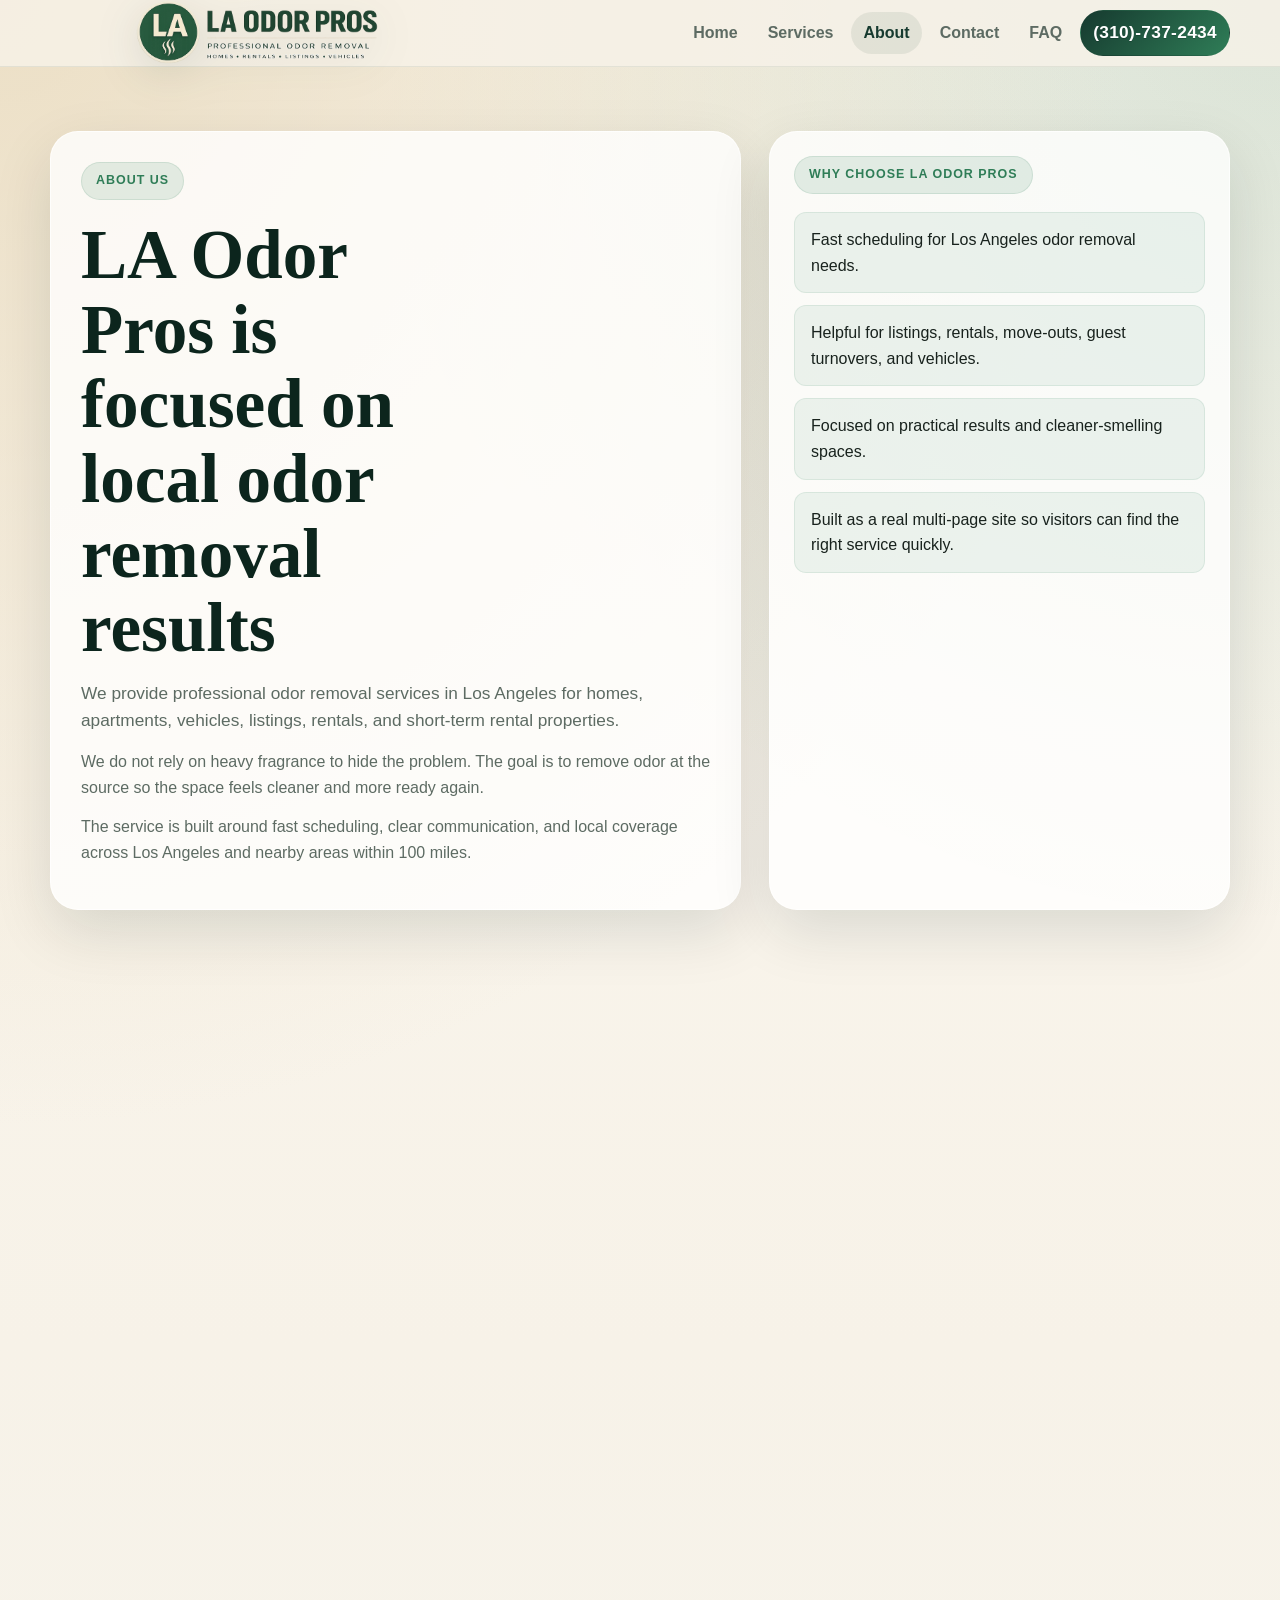
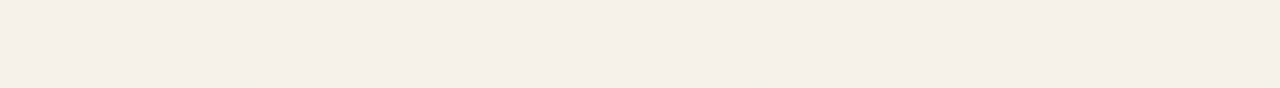
<file: about.html>
<!DOCTYPE html>
<html lang="en">
<head>
  <meta charset="UTF-8">
  <meta name="viewport" content="width=device-width, initial-scale=1.0">
  <title>About LA Odor Pros | Odor Removal Experts in Los Angeles</title>
  <meta name="description" content="Learn about LA Odor Pros and the odor removal services provided across Los Angeles and nearby areas within 100 miles.">
  <meta name="robots" content="index,follow,max-image-preview:large,max-snippet:-1,max-video-preview:-1">
  <link rel="canonical" href="https://www.laodorpros.com/about">
  <meta property="og:title" content="About LA Odor Pros | Odor Removal Experts in Los Angeles">
  <meta property="og:description" content="Learn about LA Odor Pros and the odor removal services provided across Los Angeles and nearby areas within 100 miles.">
  <meta property="og:url" content="https://www.laodorpros.com/about">
  <meta property="og:type" content="website">
  <meta property="og:locale" content="en_US">
  <meta name="twitter:card" content="summary">
  <link rel="preload" as="image" href="logo.png">
  <link rel="icon" type="image/png" href="favicon.png">
  <link rel="stylesheet" href="styles.css">
  <script type="application/ld+json">
    {
      "@context": "https://schema.org",
      "@type": "AboutPage",
      "name": "About LA Odor Pros | Odor Removal Experts in Los Angeles",
      "url": "https://www.laodorpros.com/about",
      "description": "Learn about LA Odor Pros and the odor removal services provided across Los Angeles and nearby areas within 100 miles."
    }
  </script>
</head>
<body>
  <header class="site-header">
    <div class="container nav-shell">
      <a class="brand" href="index.html" aria-label="LA Odor Pros home"><img class="brand-logo" src="logo.png" alt="LA Odor Pros" width="1528" height="366" fetchpriority="high"></a>
      <button class="menu-toggle" type="button" data-nav-toggle aria-expanded="false" aria-controls="site-nav">Menu</button>
      <nav id="site-nav" class="nav-links" data-nav aria-label="Primary navigation">
        <a href="index.html">Home</a>
        <a href="services.html">Services</a>
        <a class="active" href="about.html">About</a>
        <a href="contact.html">Contact</a>
        <a href="faq.html">FAQ</a>
        <a class="btn btn-primary" href="tel:+13107372434">(310)-737-2434</a>
      </nav>
    </div>
  </header>
  <main>
    <section class="page-hero">
      <div class="container about-grid">
        <div class="glass-card" style="padding: 30px;">
          <span class="eyebrow">About us</span>
          <h1>LA Odor Pros is focused on local odor removal results</h1>
          <p class="lead">We provide professional odor removal services in Los Angeles for homes, apartments, vehicles, listings, rentals, and short-term rental properties.</p>
          <p class="muted">We do not rely on heavy fragrance to hide the problem. The goal is to remove odor at the source so the space feels cleaner and more ready again.</p>
          <p class="muted">The service is built around fast scheduling, clear communication, and local coverage across Los Angeles and nearby areas within 100 miles.</p>
        </div>
        <div class="info-box">
          <span class="eyebrow">Why choose LA Odor Pros</span>
          <div class="checklist" style="margin-top: 18px;">
            <div>Fast scheduling for Los Angeles odor removal needs.</div>
            <div>Helpful for listings, rentals, move-outs, guest turnovers, and vehicles.</div>
            <div>Focused on practical results and cleaner-smelling spaces.</div>
            <div>Built as a real multi-page site so visitors can find the right service quickly.</div>
          </div>
        </div>
      </div>
    </section>
    <section>
      <div class="container">
        <div class="section-head">
          <span class="eyebrow">Service area</span>
          <h2>Serving Los Angeles and surrounding areas within 100 miles</h2>
          <p class="lead">We provide odor removal services across Los Angeles and nearby communities.</p>
        </div>
        <div class="pills">
          <span class="pill">Los Angeles</span>
          <span class="pill">Pasadena</span>
          <span class="pill">Glendale</span>
          <span class="pill">Burbank</span>
          <span class="pill">Santa Monica</span>
          <span class="pill">Beverly Hills</span>
          <span class="pill">Long Beach</span>
          <span class="pill">Anaheim</span>
          <span class="pill">Irvine</span>
          <span class="pill">Riverside</span>
          <span class="pill">San Bernardino</span>
          <span class="pill">Ventura</span>
          <span class="pill">Oxnard</span>
          <span class="pill">Malibu</span>
        </div>
      </div>
    </section>
  </main>
  <footer class="footer-shell">
    <div class="container"><div class="footer-card"><div class="footer-grid"><div><div class="brand"><span class="brand-mark">LA</span><span>LA Odor Pros</span></div><p style="margin-top: 14px;">Professional odor removal services in Los Angeles, California and surrounding areas within 100 miles.</p></div><div><h3>Pages</h3><div class="footer-links"><a href="index.html">Home</a><a href="services.html">Services</a><a href="about.html">About</a><a href="contact.html">Contact</a><a href="faq.html">FAQ</a></div></div><div><h3>Contact</h3><div class="footer-links"><a href="mailto:info@laodorpros.com">info@laodorpros.com</a><a href="tel:+13107372434">(310)-737-2434</a><span>Los Angeles, California</span><span>Serving Los Angeles + 100 miles</span></div></div></div></div></div>
  </footer>
  <div class="mobile-call-cta" aria-label="Mobile call button"><a href="tel:+13107372434">Call Now: (310)-737-2434</a></div>
  <script defer src="https://cdn.vercel-insights.com/v1/script.js"></script>
  <script src="script.js"></script>
</body>
</html>
</file>
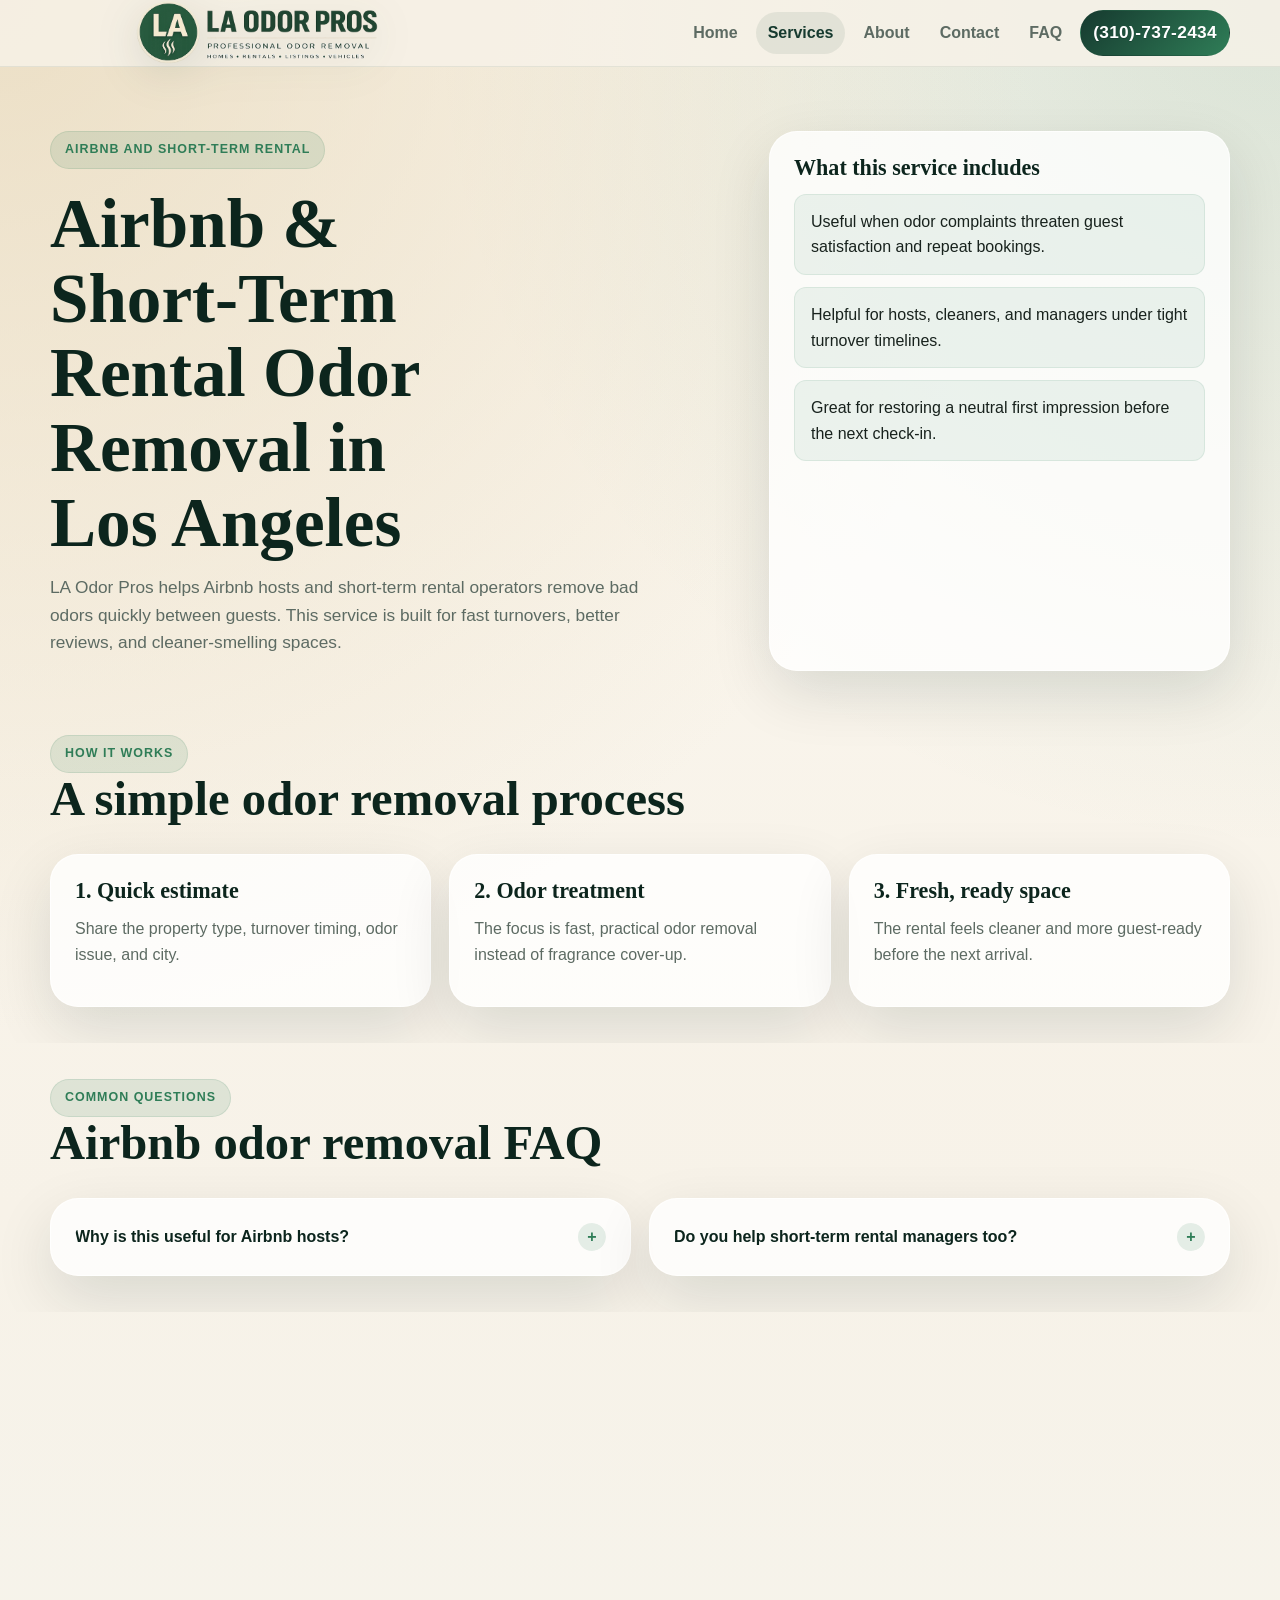
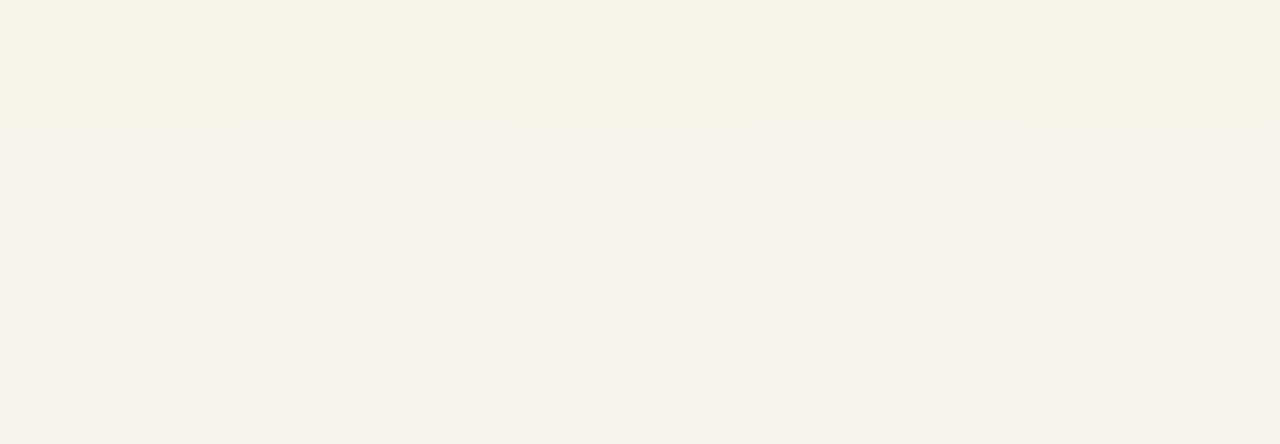
<file: airbnb-short-term-rental-odor-removal-los-angeles.html>
<!DOCTYPE html>
<html lang="en">
<head>
  <meta charset="UTF-8">
  <meta name="viewport" content="width=device-width, initial-scale=1.0">
  <title>Airbnb &amp; Short-Term Rental Odor Removal Los Angeles | LA Odor Pros</title>
  <meta name="description" content="Airbnb and short-term rental odor removal in Los Angeles for guest turnovers and cleaner-smelling spaces.">
  <meta name="robots" content="index,follow,max-image-preview:large,max-snippet:-1,max-video-preview:-1">
  <link rel="canonical" href="https://www.laodorpros.com/airbnb-short-term-rental-odor-removal-los-angeles">
  <meta property="og:title" content="Airbnb &amp; Short-Term Rental Odor Removal Los Angeles | LA Odor Pros">
  <meta property="og:description" content="Airbnb and short-term rental odor removal in Los Angeles for guest turnovers and cleaner-smelling spaces.">
  <meta property="og:url" content="https://www.laodorpros.com/airbnb-short-term-rental-odor-removal-los-angeles">
  <meta property="og:type" content="website">
  <meta property="og:locale" content="en_US">
  <meta name="twitter:card" content="summary">
  <link rel="preload" as="image" href="logo.png">
  <link rel="icon" type="image/png" href="favicon.png">
  <link rel="stylesheet" href="styles.css">
  <script type="application/ld+json">
    {
      "@context": "https://schema.org",
      "@type": "Service",
      "@id": "https://www.laodorpros.com/airbnb-short-term-rental-odor-removal-los-angeles#service",
      "name": "Airbnb and Short-Term Rental Odor Removal Los Angeles",
      "serviceType": "Airbnb and short-term rental odor removal",
      "url": "https://www.laodorpros.com/airbnb-short-term-rental-odor-removal-los-angeles",
      "mainEntityOfPage": "https://www.laodorpros.com/airbnb-short-term-rental-odor-removal-los-angeles",
      "description": "Airbnb and short-term rental odor removal in Los Angeles for guest turnovers and cleaner-smelling spaces.",
      "areaServed": {
        "@type": "Place",
        "name": "Los Angeles and surrounding areas within 100 miles"
      },
      "provider": {
        "@type": "LocalBusiness",
        "name": "LA Odor Pros",
        "url": "https://www.laodorpros.com/",
        "image": "https://www.laodorpros.com/logo.png",
        "logo": "https://www.laodorpros.com/logo.png",
        "telephone": "+13107372434",
        "email": "info@laodorpros.com",
        "address": {
          "@type": "PostalAddress",
          "addressLocality": "Los Angeles",
          "addressRegion": "CA",
          "addressCountry": "US"
        }
      }
    }
  </script>
</head>
<body>
  <header class="site-header"><div class="container nav-shell"><a class="brand" href="index.html" aria-label="LA Odor Pros home"><img class="brand-logo" src="logo.png" alt="LA Odor Pros" width="1528" height="366" fetchpriority="high"></a><button class="menu-toggle" type="button" data-nav-toggle aria-expanded="false" aria-controls="site-nav">Menu</button><nav id="site-nav" class="nav-links" data-nav aria-label="Primary navigation"><a href="index.html">Home</a><a href="services.html" class="active">Services</a><a href="about.html">About</a><a href="contact.html">Contact</a><a href="faq.html">FAQ</a><a class="btn btn-primary" href="tel:+13107372434">(310)-737-2434</a></nav></div></header>
  <main>
    <section class="page-hero"><div class="container grid-2"><div><span class="eyebrow">Airbnb and short-term rental</span><h1>Airbnb &amp; Short-Term Rental Odor Removal in Los Angeles</h1><p class="lead">LA Odor Pros helps Airbnb hosts and short-term rental operators remove bad odors quickly between guests. This service is built for fast turnovers, better reviews, and cleaner-smelling spaces.</p></div><div class="info-box"><h3>What this service includes</h3><div class="checklist"><div>Useful when odor complaints threaten guest satisfaction and repeat bookings.</div><div>Helpful for hosts, cleaners, and managers under tight turnover timelines.</div><div>Great for restoring a neutral first impression before the next check-in.</div></div></div></div></section>
    <section><div class="container"><div class="section-head"><span class="eyebrow">How it works</span><h2>A simple odor removal process</h2></div><div class="steps-grid"><div class="step-card"><h3>1. Quick estimate</h3><p>Share the property type, turnover timing, odor issue, and city.</p></div><div class="step-card"><h3>2. Odor treatment</h3><p>The focus is fast, practical odor removal instead of fragrance cover-up.</p></div><div class="step-card"><h3>3. Fresh, ready space</h3><p>The rental feels cleaner and more guest-ready before the next arrival.</p></div></div></div></section>
    <section><div class="container"><div class="section-head"><span class="eyebrow">Common questions</span><h2>Airbnb odor removal FAQ</h2></div><div class="faq-grid"><div class="faq-item"><details><summary>Why is this useful for Airbnb hosts?</summary><p>Guest reviews often mention smell quickly, so resetting odor between stays helps protect the guest experience.</p></details></div><div class="faq-item"><details><summary>Do you help short-term rental managers too?</summary><p>Yes. This service is useful for hosts, co-hosts, managers, and cleaners handling fast turnovers.</p></details></div></div></div></section>
    <section><div class="container"><div class="section-head"><span class="eyebrow">Related services</span><h2>Explore related odor removal services</h2></div><div class="grid-2"><div class="service-section"><h3>Pet Odor Removal</h3><p>Helpful when pet-related stays leave lingering odor behind.</p><a class="service-link" href="pet-odor-removal-los-angeles.html">View Pet Odor Removal</a></div><div class="service-section"><h3>Marijuana Odor Removal</h3><p>Useful when a rental needs a neutral reset between guests.</p><a class="service-link" href="marijuana-odor-removal-los-angeles.html">View Marijuana Odor Removal</a></div></div></div></section>
  </main>
  <footer class="footer-shell"><div class="container"><div class="footer-card"><div class="footer-grid"><div><div class="brand"><span class="brand-mark">LA</span><span>LA Odor Pros</span></div><p style="margin-top:14px;">Professional odor removal services in Los Angeles, California and surrounding areas within 100 miles.</p></div><div><h3>Pages</h3><div class="footer-links"><a href="index.html">Home</a><a href="services.html">Services</a><a href="about.html">About</a><a href="contact.html">Contact</a><a href="faq.html">FAQ</a></div></div><div><h3>Contact</h3><div class="footer-links"><a href="mailto:info@laodorpros.com">info@laodorpros.com</a><a href="tel:+13107372434">(310)-737-2434</a><span>Los Angeles, California</span><span>Serving Los Angeles + 100 miles</span></div></div></div></div></div></footer>
  <div class="mobile-call-cta" aria-label="Mobile call button"><a href="tel:+13107372434">Call Now: (310)-737-2434</a></div>
  <script defer src="https://cdn.vercel-insights.com/v1/script.js"></script>
  <script src="script.js"></script>
</body>
</html>
</file>
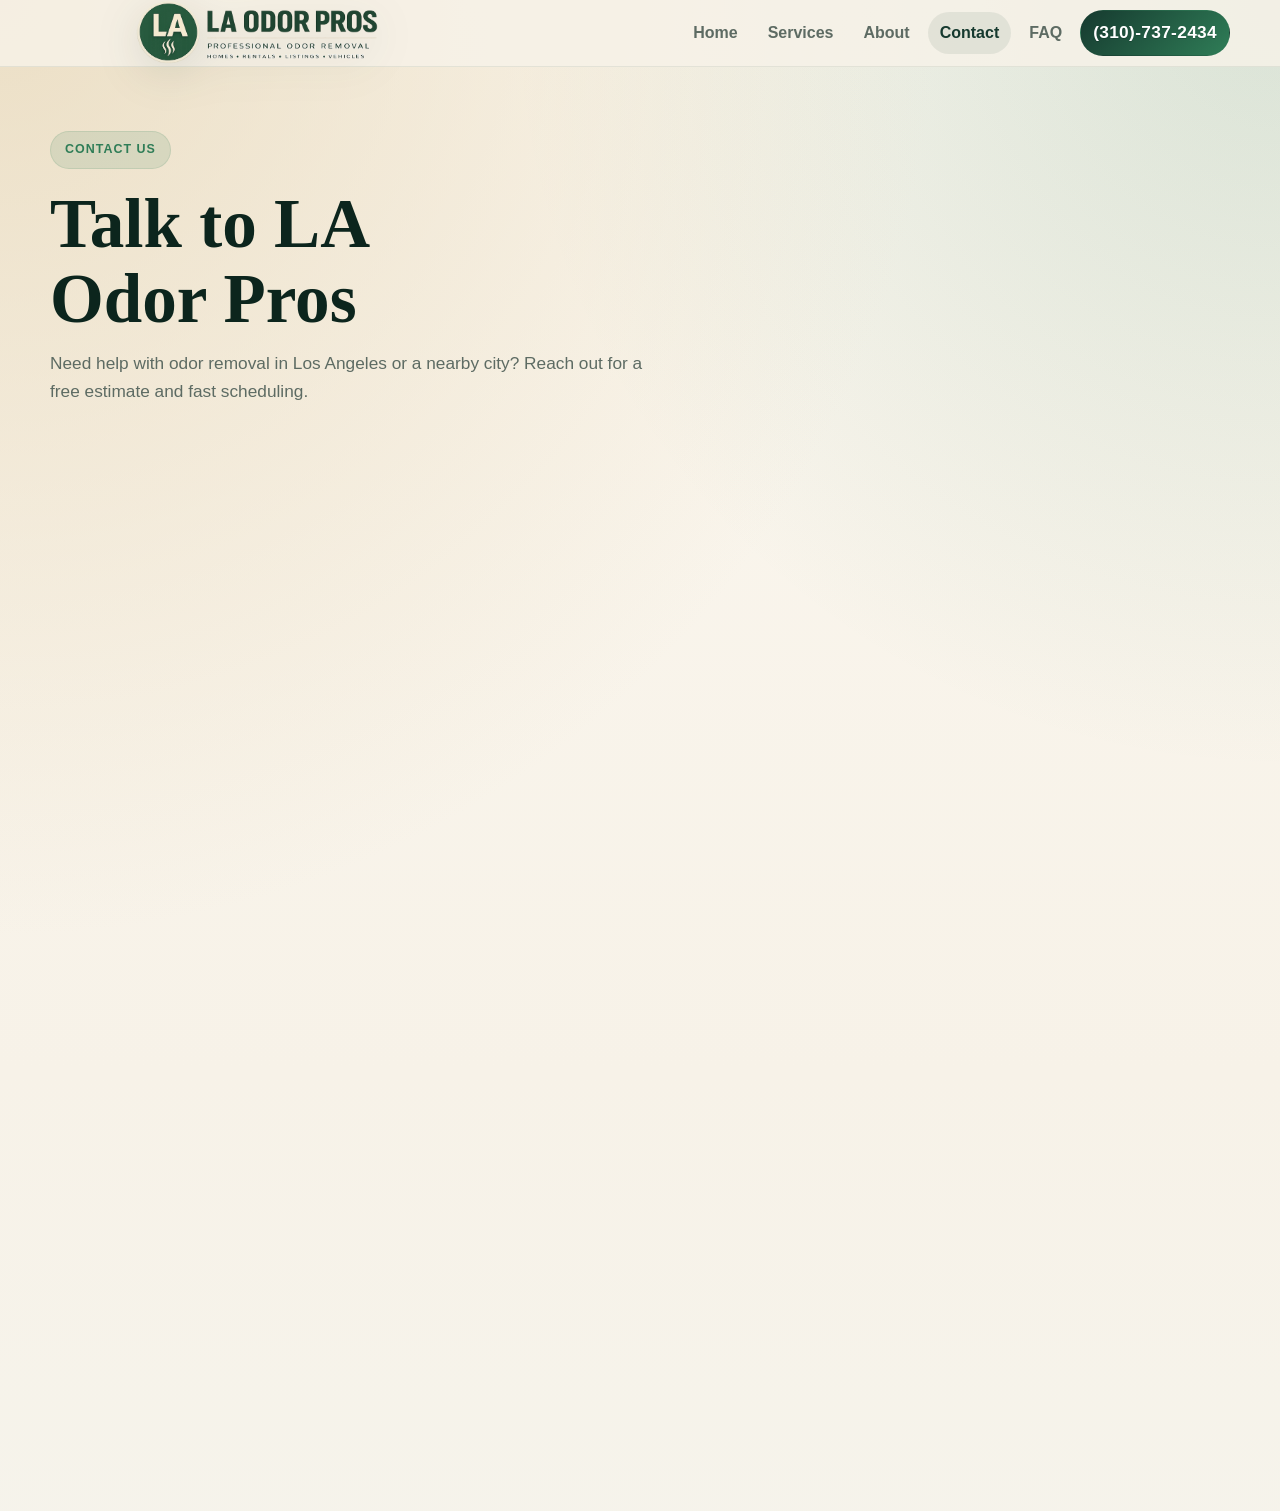
<file: contact.html>
<!DOCTYPE html>
<html lang="en">
<head>
  <meta charset="UTF-8">
  <meta name="viewport" content="width=device-width, initial-scale=1.0">
  <title>Contact LA Odor Pros | Free Estimate Los Angeles</title>
  <meta name="description" content="Contact LA Odor Pros for a free estimate. Serving Los Angeles and surrounding areas within 100 miles.">
  <meta name="robots" content="index,follow,max-image-preview:large,max-snippet:-1,max-video-preview:-1">
  <link rel="canonical" href="https://www.laodorpros.com/contact">
  <meta property="og:title" content="Contact LA Odor Pros | Free Estimate Los Angeles">
  <meta property="og:description" content="Contact LA Odor Pros for a free estimate. Serving Los Angeles and surrounding areas within 100 miles.">
  <meta property="og:url" content="https://www.laodorpros.com/contact">
  <meta property="og:type" content="website">
  <meta property="og:locale" content="en_US">
  <meta name="twitter:card" content="summary">
  <link rel="preload" as="image" href="logo.png">
  <link rel="icon" type="image/png" href="favicon.png">
  <link rel="stylesheet" href="styles.css">
  <script type="application/ld+json">
    {
      "@context": "https://schema.org",
      "@type": "ContactPage",
      "name": "Contact LA Odor Pros | Free Estimate Los Angeles",
      "url": "https://www.laodorpros.com/contact",
      "description": "Contact LA Odor Pros for a free estimate. Serving Los Angeles and surrounding areas within 100 miles."
    }
  </script>
</head>
<body>
  <header class="site-header">
    <div class="container nav-shell">
      <a class="brand" href="index.html" aria-label="LA Odor Pros home"><img class="brand-logo" src="logo.png" alt="LA Odor Pros" width="1528" height="366" fetchpriority="high"></a>
      <button class="menu-toggle" type="button" data-nav-toggle aria-expanded="false" aria-controls="site-nav">Menu</button>
      <nav id="site-nav" class="nav-links" data-nav aria-label="Primary navigation">
        <a href="index.html">Home</a>
        <a href="services.html">Services</a>
        <a href="about.html">About</a>
        <a class="active" href="contact.html">Contact</a>
        <a href="faq.html">FAQ</a>
        <a class="btn btn-primary" href="tel:+13107372434">(310)-737-2434</a>
      </nav>
    </div>
  </header>
  <main>
    <section class="page-hero">
      <div class="container">
        <div class="section-head">
          <span class="eyebrow">Contact us</span>
          <h1>Talk to LA Odor Pros</h1>
          <p class="lead">Need help with odor removal in Los Angeles or a nearby city? Reach out for a free estimate and fast scheduling.</p>
        </div>
      </div>
    </section>
    <section>
      <div class="container contact-grid">
        <div class="contact-card">
          <span class="eyebrow">Contact</span>
          <h2>Get a free estimate</h2>
          <p class="lead">Tell us what type of odor you are dealing with, where the property is located, and whether it is a home, vehicle, rental, or listing.</p>
          <div class="checklist">
            <div><strong>Call now:</strong> <a href="tel:+13107372434">(310)-737-2434</a></div>
            <div><strong>Email:</strong> <a href="mailto:info@laodorpros.com">info@laodorpros.com</a></div>
            <div><strong>Location:</strong> Los Angeles, California</div>
            <div><strong>Service coverage:</strong> Los Angeles + surrounding areas within 100 miles</div>
          </div>
        </div>
        <div class="contact-card">
          <form id="estimateForm">
            <input type="hidden" name="_subject" value="New Free Estimate Request - LA Odor Pros">
            <div style="position:absolute;left:-9999px;opacity:0;pointer-events:none;" aria-hidden="true">
              <label for="companyWebsite">Website</label>
              <input id="companyWebsite" name="companyWebsite" type="text" tabindex="-1" autocomplete="off">
            </div>
            <div>
              <label for="fullName">Full name</label>
              <input id="fullName" name="fullName" type="text" required placeholder="Your full name">
            </div>
            <div class="field-grid">
              <div>
                <label for="email">Email</label>
                <input id="email" name="email" type="email" required placeholder="you@example.com">
              </div>
              <div>
                <label for="phone">Phone</label>
                <input id="phone" name="phone" type="tel" required placeholder="(310)-737-2434">
              </div>
            </div>
            <div>
              <label for="message">Message</label>
              <textarea id="message" name="message" rows="6" required placeholder="Tell us about the odor, property type, size, and city"></textarea>
            </div>
            <p class="form-note">Share a few details below and we will follow up with your estimate.</p>
            <button type="submit" id="submitBtn" class="btn btn-primary">Submit Free Estimate Request</button>
            <p id="formSuccess" class="status status-success" hidden>Thanks. Your estimate request was sent successfully.</p>
            <p id="formError" class="status status-error" hidden></p>
          </form>
        </div>
      </div>
    </section>
  </main>
  <footer class="footer-shell">
    <div class="container"><div class="footer-card"><div class="footer-grid"><div><div class="brand"><span class="brand-mark">LA</span><span>LA Odor Pros</span></div><p style="margin-top: 14px;">Professional odor removal services in Los Angeles, California and surrounding areas within 100 miles.</p></div><div><h3>Pages</h3><div class="footer-links"><a href="index.html">Home</a><a href="services.html">Services</a><a href="about.html">About</a><a href="contact.html">Contact</a><a href="faq.html">FAQ</a></div></div><div><h3>Contact</h3><div class="footer-links"><a href="mailto:info@laodorpros.com">info@laodorpros.com</a><a href="tel:+13107372434">(310)-737-2434</a><span>Los Angeles, California</span><span>Serving Los Angeles + 100 miles</span></div></div></div></div></div>
  </footer>
  <div class="mobile-call-cta" aria-label="Mobile call button"><a href="tel:+13107372434">Call Now: (310)-737-2434</a></div>
  <script defer src="https://cdn.vercel-insights.com/v1/script.js"></script>
  <script src="script.js"></script>
</body>
</html>
</file>
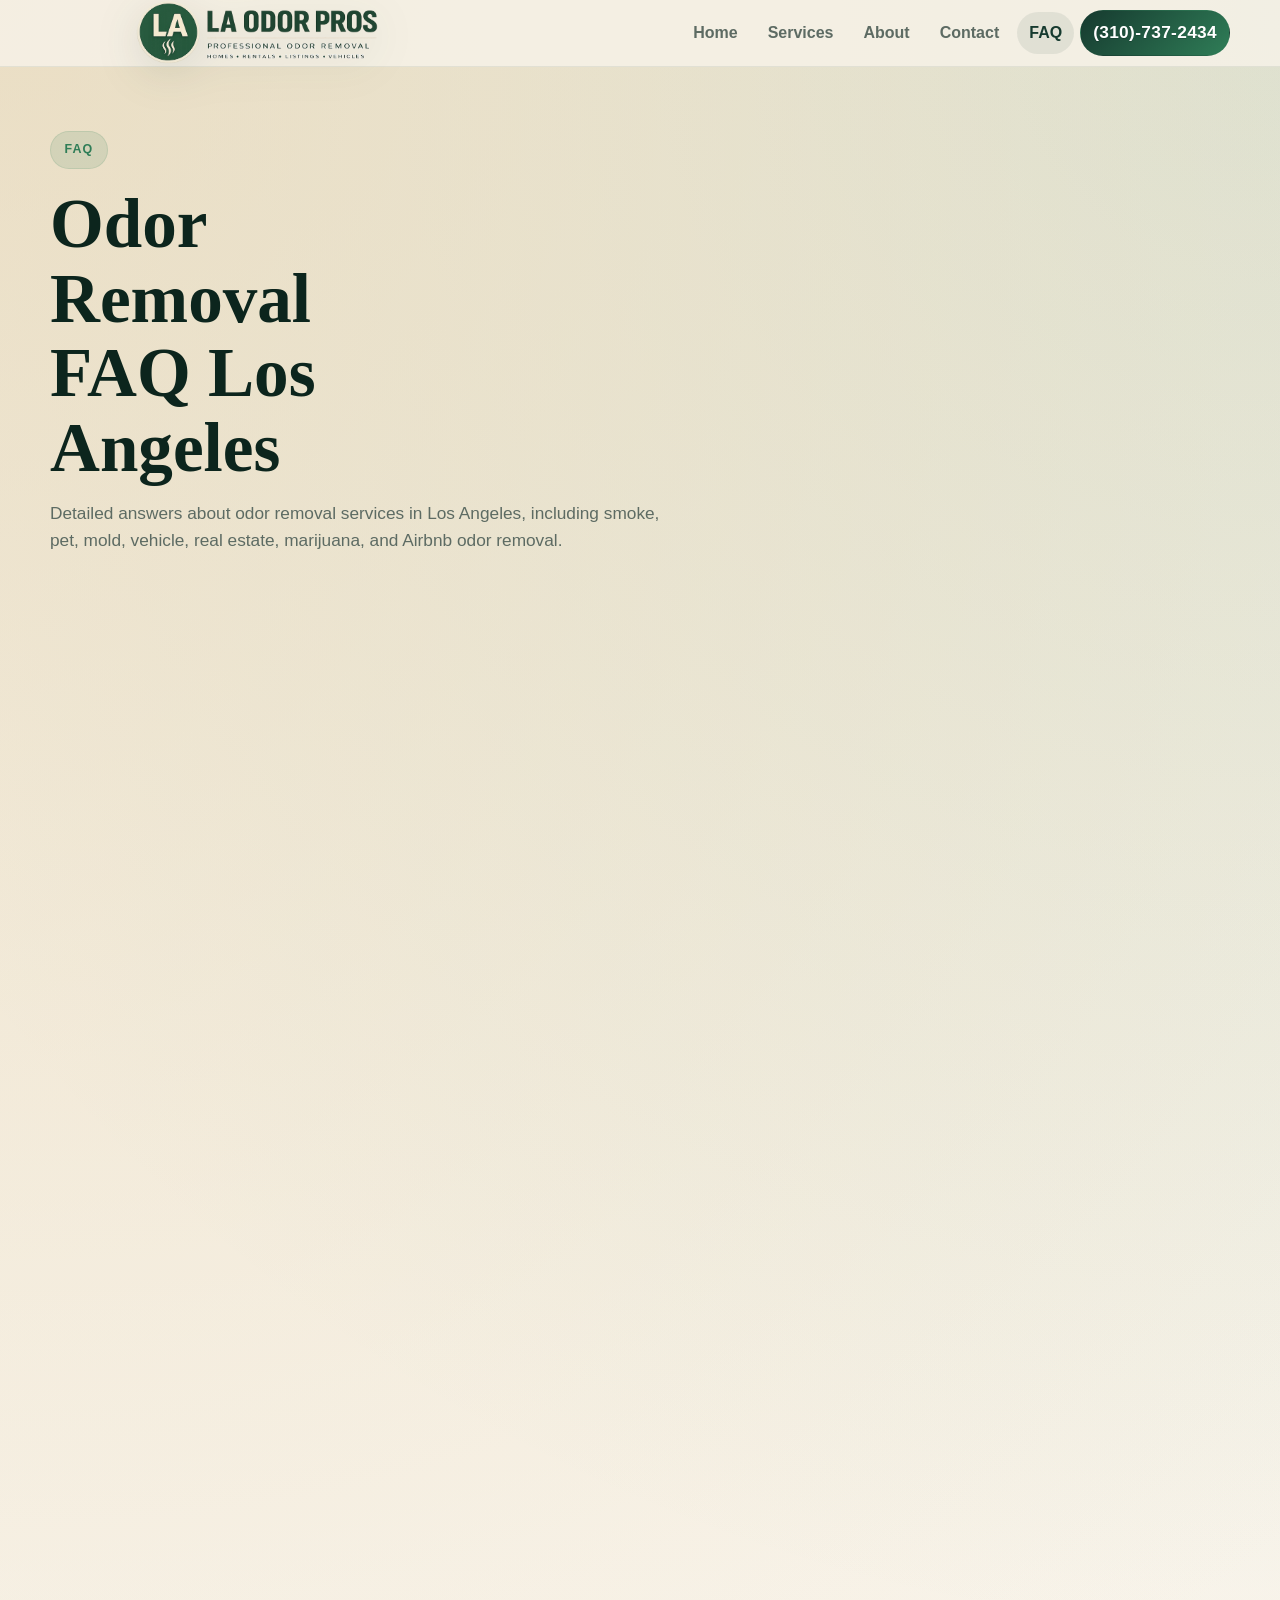
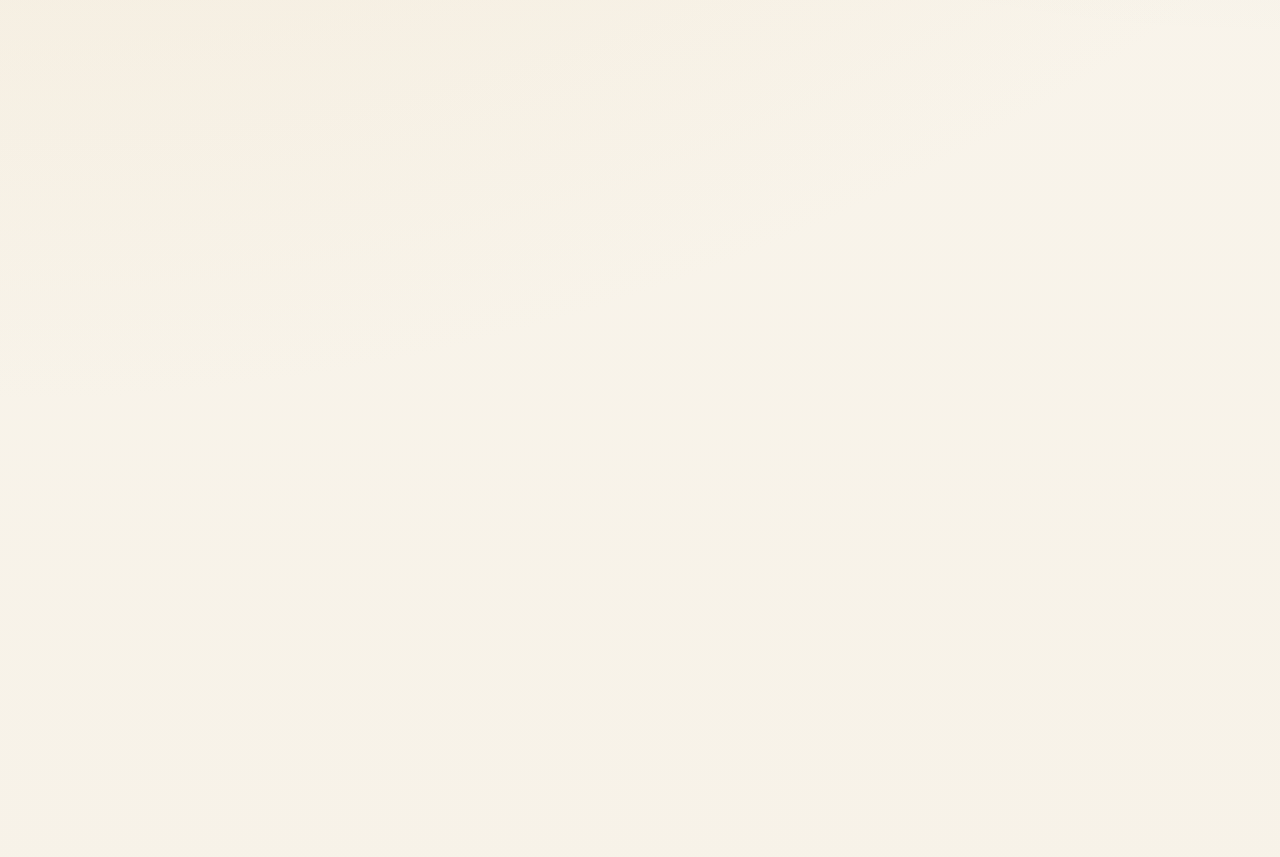
<file: faq.html>
<!DOCTYPE html>
<html lang="en">
<head>
  <meta charset="UTF-8">
  <meta name="viewport" content="width=device-width, initial-scale=1.0">
  <title>Odor Removal FAQ Los Angeles | LA Odor Pros</title>
  <meta name="description" content="Answers to common questions about odor removal services in Los Angeles, including smoke, pet, mold, vehicle, real estate, marijuana, and Airbnb odor removal.">
  <meta name="robots" content="index,follow,max-image-preview:large,max-snippet:-1,max-video-preview:-1">
  <link rel="canonical" href="https://www.laodorpros.com/faq">
  <meta property="og:title" content="Odor Removal FAQ Los Angeles | LA Odor Pros">
  <meta property="og:description" content="Answers to common questions about odor removal services in Los Angeles, including smoke, pet, mold, vehicle, real estate, marijuana, and Airbnb odor removal.">
  <meta property="og:url" content="https://www.laodorpros.com/faq">
  <meta property="og:type" content="website">
  <meta property="og:locale" content="en_US">
  <meta name="twitter:card" content="summary">
  <link rel="preload" as="image" href="logo.png">
  <link rel="icon" type="image/png" href="favicon.png">
  <link rel="stylesheet" href="styles.css">
  <script type="application/ld+json">
    {
      "@context": "https://schema.org",
      "@type": "FAQPage",
      "name": "Odor Removal FAQ Los Angeles | LA Odor Pros",
      "url": "https://www.laodorpros.com/faq",
      "description": "Answers to common questions about odor removal services in Los Angeles, including smoke, pet, mold, vehicle, real estate, marijuana, and Airbnb odor removal.",
      "mainEntity": [
        {"@type": "Question", "name": "What is ozone odor removal?", "acceptedAnswer": {"@type": "Answer", "text": "Ozone odor removal is a process that targets and breaks down odor molecules instead of covering them up."}},
        {"@type": "Question", "name": "How does ozone eliminate odors?", "acceptedAnswer": {"@type": "Answer", "text": "Ozone reacts with odor-causing molecules and neutralizes them at the source."}},
        {"@type": "Question", "name": "Does ozone remove smoke odor completely?", "acceptedAnswer": {"@type": "Answer", "text": "It can significantly reduce or eliminate smoke odor when the source is properly addressed."}},
        {"@type": "Question", "name": "Can ozone remove pet urine odor?", "acceptedAnswer": {"@type": "Answer", "text": "Yes, especially when combined with proper source treatment."}},
        {"@type": "Question", "name": "Does ozone kill bacteria and germs?", "acceptedAnswer": {"@type": "Answer", "text": "Yes, ozone can help reduce bacteria and microorganisms that cause odors."}},
        {"@type": "Question", "name": "Is ozone treatment safe?", "acceptedAnswer": {"@type": "Answer", "text": "No people, pets, or plants should be present during treatment. The space is ventilated after."}},
        {"@type": "Question", "name": "How long does ozone treatment take?", "acceptedAnswer": {"@type": "Answer", "text": "Typically several hours depending on property size and odor severity."}},
        {"@type": "Question", "name": "How long before I can re-enter the property?", "acceptedAnswer": {"@type": "Answer", "text": "Usually after full ventilation, often a few hours after treatment."}},
        {"@type": "Question", "name": "Will ozone damage furniture or electronics?", "acceptedAnswer": {"@type": "Answer", "text": "When used properly, it is safe, but high exposure should be avoided."}},
        {"@type": "Question", "name": "Can ozone remove mold smell?", "acceptedAnswer": {"@type": "Answer", "text": "Yes, it helps neutralize musty odors associated with mold."}},
        {"@type": "Question", "name": "Does ozone work for marijuana odor?", "acceptedAnswer": {"@type": "Answer", "text": "Yes, it is effective for cannabis-related smells."}},
        {"@type": "Question", "name": "Is ozone better than air fresheners?", "acceptedAnswer": {"@type": "Answer", "text": "Yes, because it removes odor instead of masking it."}},
        {"@type": "Question", "name": "Do you offer ozone treatment for cars?", "acceptedAnswer": {"@type": "Answer", "text": "Yes, for vehicles with smoke, pet, or food odors."}},
        {"@type": "Question", "name": "Is this service good for real estate listings?", "acceptedAnswer": {"@type": "Answer", "text": "Yes, it helps homes smell clean before showings."}},
        {"@type": "Question", "name": "Can ozone remove cooking odors?", "acceptedAnswer": {"@type": "Answer", "text": "Yes, including strong kitchen and grease smells."}},
        {"@type": "Question", "name": "Does ozone remove mildew smell?", "acceptedAnswer": {"@type": "Answer", "text": "Yes, it helps reduce damp and stale odors."}},
        {"@type": "Question", "name": "Will odor come back after treatment?", "acceptedAnswer": {"@type": "Answer", "text": "If the source is gone, results are long-lasting."}},
        {"@type": "Question", "name": "Do you service all Los Angeles areas?", "acceptedAnswer": {"@type": "Answer", "text": "Yes, Los Angeles and surrounding areas within 100 miles."}},
        {"@type": "Question", "name": "Can ozone help with Airbnb turnovers?", "acceptedAnswer": {"@type": "Answer", "text": "Yes, it is ideal for quick odor reset between guests."}},
        {"@type": "Question", "name": "Do I need multiple treatments?", "acceptedAnswer": {"@type": "Answer", "text": "Sometimes for severe cases, but often one is enough."}},
        {"@type": "Question", "name": "How do I book a service?", "acceptedAnswer": {"@type": "Answer", "text": "Call or submit the estimate form on the contact page."}},
        {"@type": "Question", "name": "Do you offer same-day service?", "acceptedAnswer": {"@type": "Answer", "text": "Sometimes depending on availability."}},
        {"@type": "Question", "name": "Is ozone chemical-free?", "acceptedAnswer": {"@type": "Answer", "text": "Yes, it does not leave chemical residue."}},
        {"@type": "Question", "name": "Can ozone remove dead animal odor?", "acceptedAnswer": {"@type": "Answer", "text": "Yes, it helps neutralize strong organic odors."}},
        {"@type": "Question", "name": "Is ozone safe for HVAC systems?", "acceptedAnswer": {"@type": "Answer", "text": "Yes, and it can help treat odors in ducts."}},
        {"@type": "Question", "name": "What areas do you serve?", "acceptedAnswer": {"@type": "Answer", "text": "Los Angeles and nearby cities within 100 miles."}},
        {"@type": "Question", "name": "How much does odor removal cost?", "acceptedAnswer": {"@type": "Answer", "text": "Pricing depends on size and severity. Contact us for a quote."}},
        {"@type": "Question", "name": "Can ozone remove long-term odors?", "acceptedAnswer": {"@type": "Answer", "text": "Yes, especially when combined with proper prep and sealing."}},
        {"@type": "Question", "name": "Does ozone leave a smell?", "acceptedAnswer": {"@type": "Answer", "text": "A light clean scent may remain briefly and fades quickly."}},
        {"@type": "Question", "name": "Why choose LA Odor Pros?", "acceptedAnswer": {"@type": "Answer", "text": "Fast, local, and focused on real results."}}
      ]
    }
  </script>
</head>
<body>
  <header class="site-header">
    <div class="container nav-shell">
      <a class="brand" href="index.html" aria-label="LA Odor Pros home"><img class="brand-logo" src="logo.png" alt="LA Odor Pros" width="1528" height="366" fetchpriority="high"></a>
      <button class="menu-toggle" type="button" data-nav-toggle aria-expanded="false" aria-controls="site-nav">Menu</button>
      <nav id="site-nav" class="nav-links" data-nav aria-label="Primary navigation">
        <a href="index.html">Home</a>
        <a href="services.html">Services</a>
        <a href="about.html">About</a>
        <a href="contact.html">Contact</a>
        <a class="active" href="faq.html">FAQ</a>
        <a class="btn btn-primary" href="tel:+13107372434">(310)-737-2434</a>
      </nav>
    </div>
  </header>
  <main>
    <section class="page-hero">
      <div class="container">
        <div class="section-head">
          <span class="eyebrow">FAQ</span>
          <h1>Odor Removal FAQ Los Angeles</h1>
          <p class="lead">Detailed answers about odor removal services in Los Angeles, including smoke, pet, mold, vehicle, real estate, marijuana, and Airbnb odor removal.</p>
        </div>
      </div>
    </section>
    <section>
      <div class="container faq-grid">
        <div class="faq-item"><details><summary>What is ozone odor removal?</summary><p>Ozone odor removal is a process that targets and breaks down odor molecules instead of covering them up.</p></details></div>
        <div class="faq-item"><details><summary>How does ozone eliminate odors?</summary><p>Ozone reacts with odor-causing molecules and neutralizes them at the source.</p></details></div>
        <div class="faq-item"><details><summary>Does ozone remove smoke odor completely?</summary><p>It can significantly reduce or eliminate smoke odor when the source is properly addressed.</p></details></div>
        <div class="faq-item"><details><summary>Can ozone remove pet urine odor?</summary><p>Yes, especially when combined with proper source treatment.</p></details></div>
        <div class="faq-item"><details><summary>Does ozone kill bacteria and germs?</summary><p>Yes, ozone can help reduce bacteria and microorganisms that cause odors.</p></details></div>
        <div class="faq-item"><details><summary>Is ozone treatment safe?</summary><p>No people, pets, or plants should be present during treatment. The space is ventilated after.</p></details></div>
        <div class="faq-item"><details><summary>How long does ozone treatment take?</summary><p>Typically several hours depending on property size and odor severity.</p></details></div>
        <div class="faq-item"><details><summary>How long before I can re-enter the property?</summary><p>Usually after full ventilation, often a few hours after treatment.</p></details></div>
        <div class="faq-item"><details><summary>Will ozone damage furniture or electronics?</summary><p>When used properly, it is safe, but high exposure should be avoided.</p></details></div>
        <div class="faq-item"><details><summary>Can ozone remove mold smell?</summary><p>Yes, it helps neutralize musty odors associated with mold.</p></details></div>
        <div class="faq-item"><details><summary>Does ozone work for marijuana odor?</summary><p>Yes, it is effective for cannabis-related smells.</p></details></div>
        <div class="faq-item"><details><summary>Is ozone better than air fresheners?</summary><p>Yes, because it removes odor instead of masking it.</p></details></div>
        <div class="faq-item"><details><summary>Do you offer ozone treatment for cars?</summary><p>Yes, for vehicles with smoke, pet, or food odors.</p></details></div>
        <div class="faq-item"><details><summary>Is this service good for real estate listings?</summary><p>Yes, it helps homes smell clean before showings.</p></details></div>
        <div class="faq-item"><details><summary>Can ozone remove cooking odors?</summary><p>Yes, including strong kitchen and grease smells.</p></details></div>
        <div class="faq-item"><details><summary>Does ozone remove mildew smell?</summary><p>Yes, it helps reduce damp and stale odors.</p></details></div>
        <div class="faq-item"><details><summary>Will odor come back after treatment?</summary><p>If the source is gone, results are long-lasting.</p></details></div>
        <div class="faq-item"><details><summary>Do you service all Los Angeles areas?</summary><p>Yes, Los Angeles and surrounding areas within 100 miles.</p></details></div>
        <div class="faq-item"><details><summary>Can ozone help with Airbnb turnovers?</summary><p>Yes, it is ideal for quick odor reset between guests.</p></details></div>
        <div class="faq-item"><details><summary>Do I need multiple treatments?</summary><p>Sometimes for severe cases, but often one is enough.</p></details></div>
        <div class="faq-item"><details><summary>How do I book a service?</summary><p>Call or submit the estimate form on the contact page.</p></details></div>
        <div class="faq-item"><details><summary>Do you offer same-day service?</summary><p>Sometimes depending on availability.</p></details></div>
        <div class="faq-item"><details><summary>Is ozone chemical-free?</summary><p>Yes, it does not leave chemical residue.</p></details></div>
        <div class="faq-item"><details><summary>Can ozone remove dead animal odor?</summary><p>Yes, it helps neutralize strong organic odors.</p></details></div>
        <div class="faq-item"><details><summary>Is ozone safe for HVAC systems?</summary><p>Yes, and it can help treat odors in ducts.</p></details></div>
        <div class="faq-item"><details><summary>What areas do you serve?</summary><p>Los Angeles and nearby cities within 100 miles.</p></details></div>
        <div class="faq-item"><details><summary>How much does odor removal cost?</summary><p>Pricing depends on size and severity. Contact us for a quote.</p></details></div>
        <div class="faq-item"><details><summary>Can ozone remove long-term odors?</summary><p>Yes, especially when combined with proper prep and sealing.</p></details></div>
        <div class="faq-item"><details><summary>Does ozone leave a smell?</summary><p>A light clean scent may remain briefly and fades quickly.</p></details></div>
        <div class="faq-item"><details><summary>Why choose LA Odor Pros?</summary><p>Fast, local, and focused on real results.</p></details></div>
      </div>
    </section>
  </main>
  <footer class="footer-shell">
    <div class="container"><div class="footer-card"><div class="footer-grid"><div><div class="brand"><span class="brand-mark">LA</span><span>LA Odor Pros</span></div><p style="margin-top: 14px;">Professional odor removal services in Los Angeles, California and surrounding areas within 100 miles.</p></div><div><h3>Pages</h3><div class="footer-links"><a href="index.html">Home</a><a href="services.html">Services</a><a href="about.html">About</a><a href="contact.html">Contact</a><a href="faq.html">FAQ</a></div></div><div><h3>Contact</h3><div class="footer-links"><a href="mailto:info@laodorpros.com">info@laodorpros.com</a><a href="tel:+13107372434">(310)-737-2434</a><span>Los Angeles, California</span><span>Serving Los Angeles + 100 miles</span></div></div></div></div></div>
  </footer>
  <div class="mobile-call-cta" aria-label="Mobile call button"><a href="tel:+13107372434">Call Now: (310)-737-2434</a></div>
  <script defer src="https://cdn.vercel-insights.com/v1/script.js"></script>
  <script src="script.js"></script>
</body>
</html>
</file>
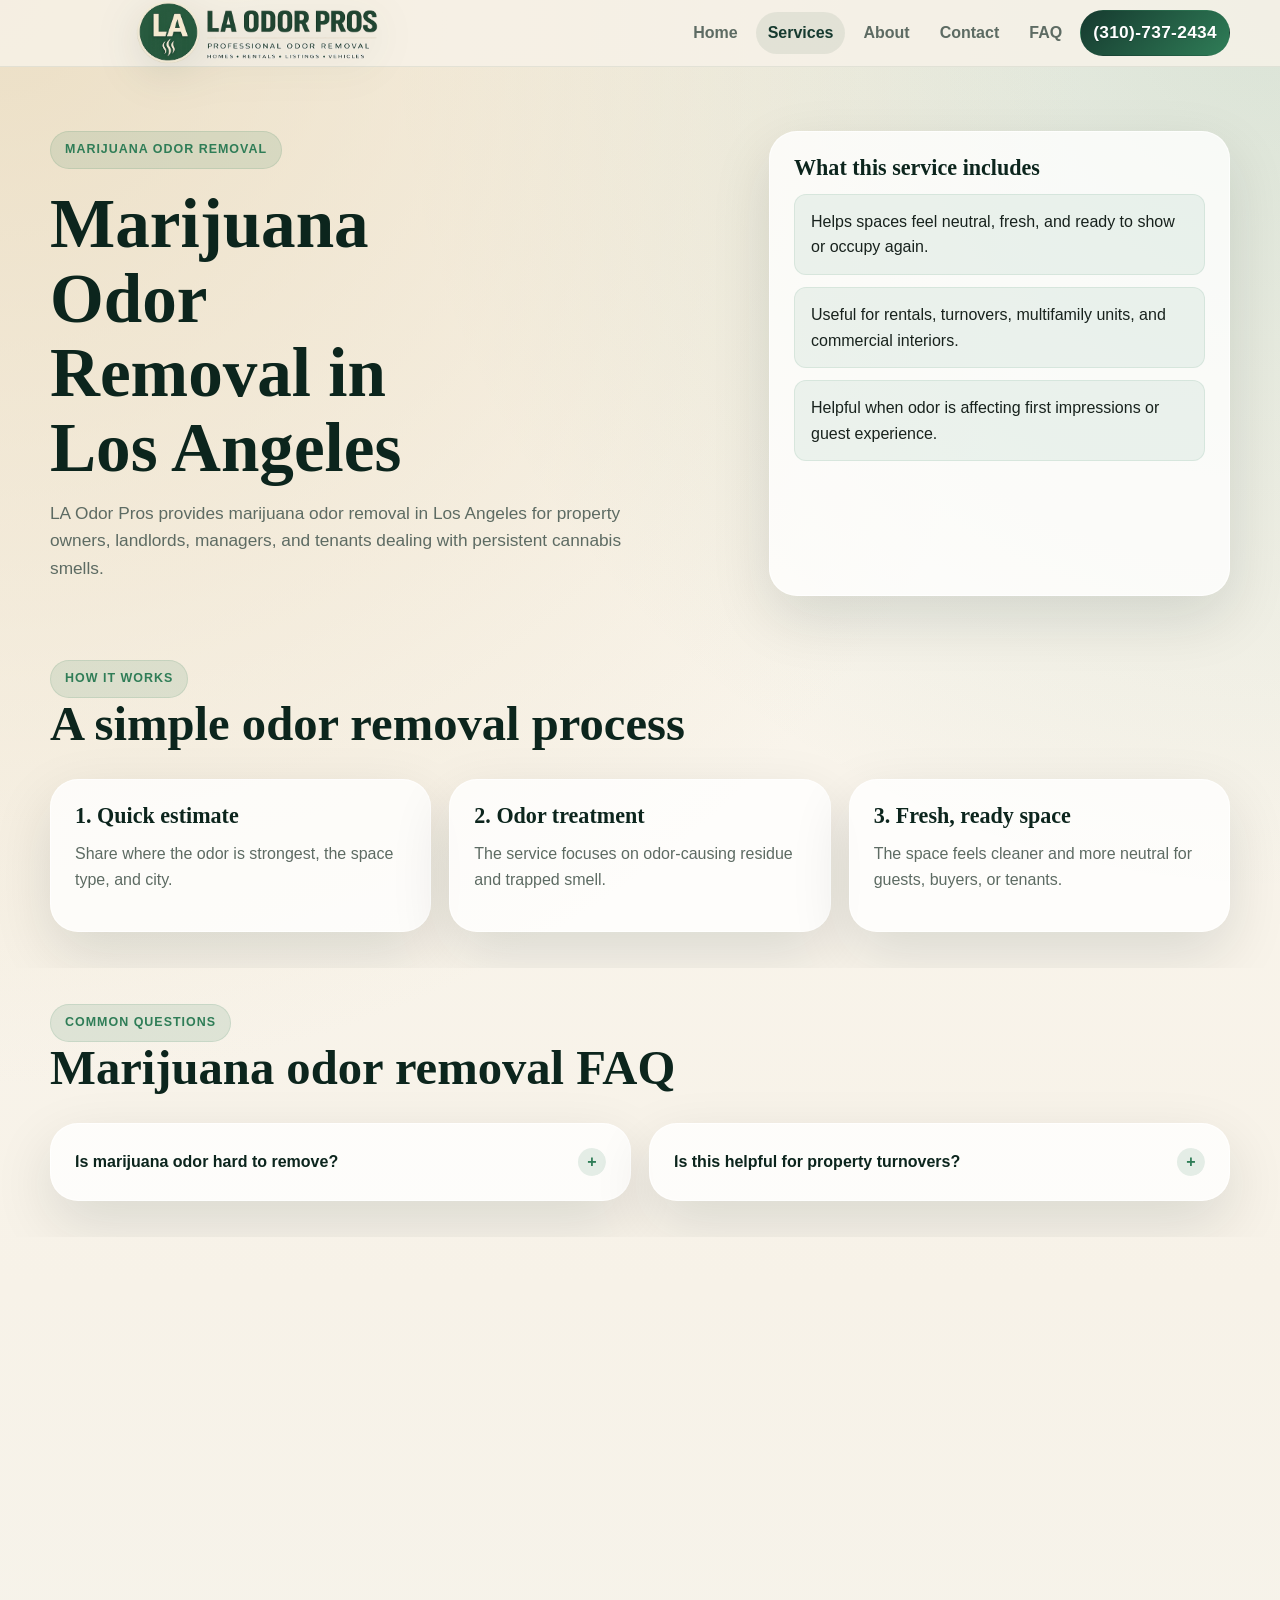
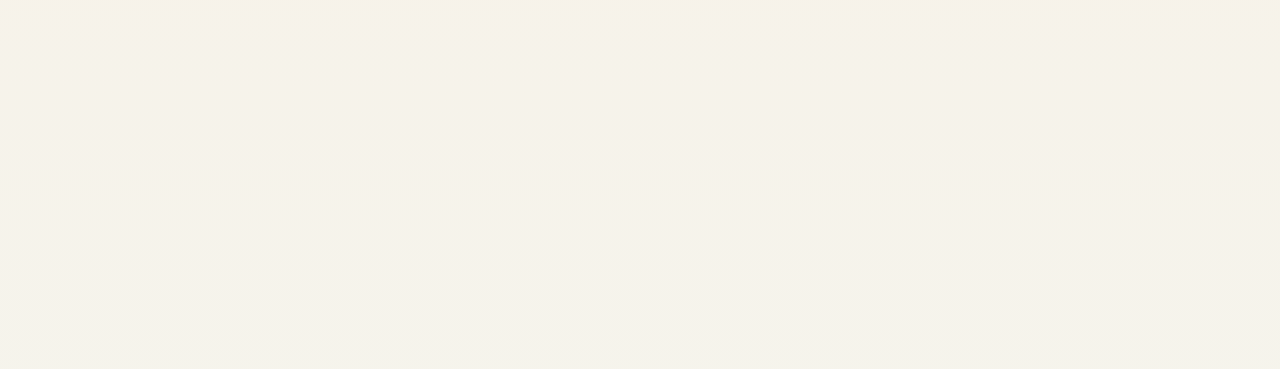
<file: marijuana-odor-removal-los-angeles.html>
<!DOCTYPE html>
<html lang="en">
<head>
  <meta charset="UTF-8">
  <meta name="viewport" content="width=device-width, initial-scale=1.0">
  <title>Marijuana Odor Removal Los Angeles | LA Odor Pros</title>
  <meta name="description" content="Marijuana odor removal in Los Angeles for homes, rentals, and commercial spaces.">
  <meta name="robots" content="index,follow,max-image-preview:large,max-snippet:-1,max-video-preview:-1">
  <link rel="canonical" href="https://www.laodorpros.com/marijuana-odor-removal-los-angeles">
  <meta property="og:title" content="Marijuana Odor Removal Los Angeles | LA Odor Pros">
  <meta property="og:description" content="Marijuana odor removal in Los Angeles for homes, rentals, and commercial spaces.">
  <meta property="og:url" content="https://www.laodorpros.com/marijuana-odor-removal-los-angeles">
  <meta property="og:type" content="website">
  <meta property="og:locale" content="en_US">
  <meta name="twitter:card" content="summary">
  <link rel="preload" as="image" href="logo.png">
  <link rel="icon" type="image/png" href="favicon.png">
  <link rel="stylesheet" href="styles.css">
  <script type="application/ld+json">
    {
      "@context": "https://schema.org",
      "@type": "Service",
      "@id": "https://www.laodorpros.com/marijuana-odor-removal-los-angeles#service",
      "name": "Marijuana Odor Removal Los Angeles",
      "serviceType": "Marijuana odor removal",
      "url": "https://www.laodorpros.com/marijuana-odor-removal-los-angeles",
      "mainEntityOfPage": "https://www.laodorpros.com/marijuana-odor-removal-los-angeles",
      "description": "Marijuana odor removal in Los Angeles for homes, rentals, and commercial spaces.",
      "areaServed": {
        "@type": "Place",
        "name": "Los Angeles and surrounding areas within 100 miles"
      },
      "provider": {
        "@type": "LocalBusiness",
        "name": "LA Odor Pros",
        "url": "https://www.laodorpros.com/",
        "image": "https://www.laodorpros.com/logo.png",
        "logo": "https://www.laodorpros.com/logo.png",
        "telephone": "+13107372434",
        "email": "info@laodorpros.com",
        "address": {
          "@type": "PostalAddress",
          "addressLocality": "Los Angeles",
          "addressRegion": "CA",
          "addressCountry": "US"
        }
      }
    }
  </script>
</head>
<body>
  <header class="site-header"><div class="container nav-shell"><a class="brand" href="index.html" aria-label="LA Odor Pros home"><img class="brand-logo" src="logo.png" alt="LA Odor Pros" width="1528" height="366" fetchpriority="high"></a><button class="menu-toggle" type="button" data-nav-toggle aria-expanded="false" aria-controls="site-nav">Menu</button><nav id="site-nav" class="nav-links" data-nav aria-label="Primary navigation"><a href="index.html">Home</a><a href="services.html" class="active">Services</a><a href="about.html">About</a><a href="contact.html">Contact</a><a href="faq.html">FAQ</a><a class="btn btn-primary" href="tel:+13107372434">(310)-737-2434</a></nav></div></header>
  <main>
    <section class="page-hero"><div class="container grid-2"><div><span class="eyebrow">Marijuana odor removal</span><h1>Marijuana Odor Removal in Los Angeles</h1><p class="lead">LA Odor Pros provides marijuana odor removal in Los Angeles for property owners, landlords, managers, and tenants dealing with persistent cannabis smells.</p></div><div class="info-box"><h3>What this service includes</h3><div class="checklist"><div>Helps spaces feel neutral, fresh, and ready to show or occupy again.</div><div>Useful for rentals, turnovers, multifamily units, and commercial interiors.</div><div>Helpful when odor is affecting first impressions or guest experience.</div></div></div></div></section>
    <section><div class="container"><div class="section-head"><span class="eyebrow">How it works</span><h2>A simple odor removal process</h2></div><div class="steps-grid"><div class="step-card"><h3>1. Quick estimate</h3><p>Share where the odor is strongest, the space type, and city.</p></div><div class="step-card"><h3>2. Odor treatment</h3><p>The service focuses on odor-causing residue and trapped smell.</p></div><div class="step-card"><h3>3. Fresh, ready space</h3><p>The space feels cleaner and more neutral for guests, buyers, or tenants.</p></div></div></div></section>
    <section><div class="container"><div class="section-head"><span class="eyebrow">Common questions</span><h2>Marijuana odor removal FAQ</h2></div><div class="faq-grid"><div class="faq-item"><details><summary>Is marijuana odor hard to remove?</summary><p>It can be, especially when the smell has settled into fabric, walls, or enclosed rooms over time.</p></details></div><div class="faq-item"><details><summary>Is this helpful for property turnovers?</summary><p>Yes. It is especially useful when a rental, Airbnb, or unit needs to feel neutral again before the next occupant.</p></details></div></div></div></section>
    <section><div class="container"><div class="section-head"><span class="eyebrow">Related services</span><h2>Explore related odor removal services</h2></div><div class="grid-2"><div class="service-section"><h3>Real Estate Odor Removal</h3><p>Helpful when marijuana odor is affecting showings or move-ins.</p><a class="service-link" href="real-estate-odor-removal-los-angeles.html">View Real Estate Odor Removal</a></div><div class="service-section"><h3>Airbnb Odor Removal</h3><p>Useful when guest-ready turnovers need a faster odor reset.</p><a class="service-link" href="airbnb-short-term-rental-odor-removal-los-angeles.html">View Airbnb Odor Removal</a></div></div></div></section>
  </main>
  <footer class="footer-shell"><div class="container"><div class="footer-card"><div class="footer-grid"><div><div class="brand"><span class="brand-mark">LA</span><span>LA Odor Pros</span></div><p style="margin-top:14px;">Professional odor removal services in Los Angeles, California and surrounding areas within 100 miles.</p></div><div><h3>Pages</h3><div class="footer-links"><a href="index.html">Home</a><a href="services.html">Services</a><a href="about.html">About</a><a href="contact.html">Contact</a><a href="faq.html">FAQ</a></div></div><div><h3>Contact</h3><div class="footer-links"><a href="mailto:info@laodorpros.com">info@laodorpros.com</a><a href="tel:+13107372434">(310)-737-2434</a><span>Los Angeles, California</span><span>Serving Los Angeles + 100 miles</span></div></div></div></div></div></footer>
  <div class="mobile-call-cta" aria-label="Mobile call button"><a href="tel:+13107372434">Call Now: (310)-737-2434</a></div>
  <script defer src="https://cdn.vercel-insights.com/v1/script.js"></script>
  <script src="script.js"></script>
</body>
</html>
</file>
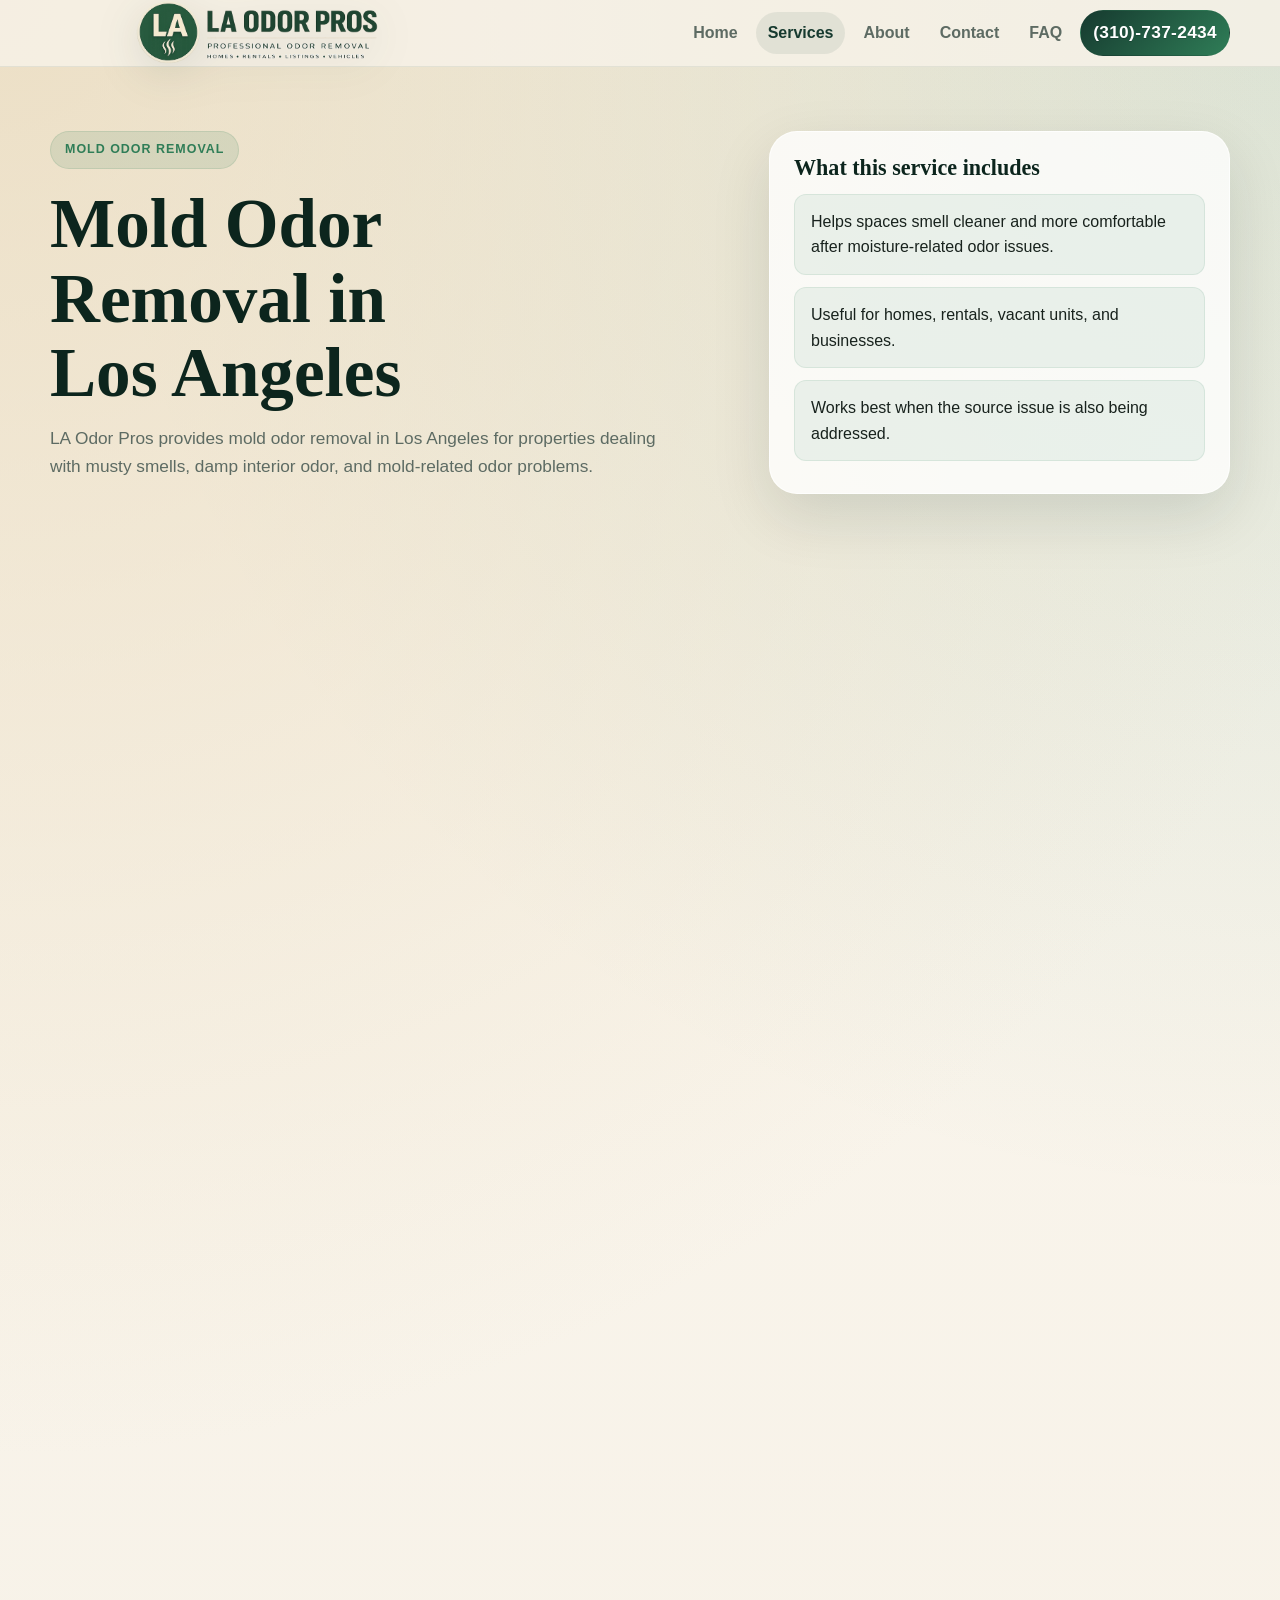
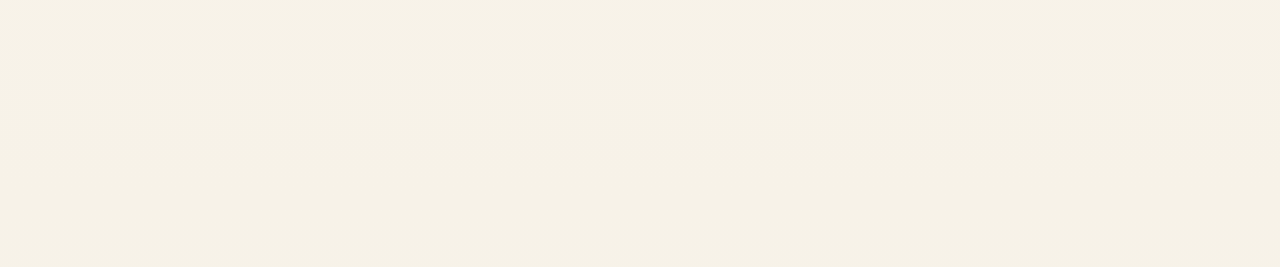
<file: mold-odor-removal-los-angeles.html>
<!DOCTYPE html>
<html lang="en">
<head>
  <meta charset="UTF-8">
  <meta name="viewport" content="width=device-width, initial-scale=1.0">
  <title>Mold Odor Removal Los Angeles | LA Odor Pros</title>
  <meta name="description" content="Mold odor removal in Los Angeles for homes, rentals, vacant properties, and businesses.">
  <meta name="robots" content="index,follow,max-image-preview:large,max-snippet:-1,max-video-preview:-1">
  <link rel="canonical" href="https://www.laodorpros.com/mold-odor-removal-los-angeles">
  <meta property="og:title" content="Mold Odor Removal Los Angeles | LA Odor Pros">
  <meta property="og:description" content="Mold odor removal in Los Angeles for homes, rentals, vacant properties, and businesses.">
  <meta property="og:url" content="https://www.laodorpros.com/mold-odor-removal-los-angeles">
  <meta property="og:type" content="website">
  <meta property="og:locale" content="en_US">
  <meta name="twitter:card" content="summary">
  <link rel="preload" as="image" href="logo.png">
  <link rel="icon" type="image/png" href="favicon.png">
  <link rel="stylesheet" href="styles.css">
  <script type="application/ld+json">
    {
      "@context": "https://schema.org",
      "@type": "Service",
      "@id": "https://www.laodorpros.com/mold-odor-removal-los-angeles#service",
      "name": "Mold Odor Removal Los Angeles",
      "serviceType": "Mold odor removal",
      "url": "https://www.laodorpros.com/mold-odor-removal-los-angeles",
      "mainEntityOfPage": "https://www.laodorpros.com/mold-odor-removal-los-angeles",
      "description": "Mold odor removal in Los Angeles for homes, rentals, vacant properties, and businesses.",
      "areaServed": {
        "@type": "Place",
        "name": "Los Angeles and surrounding areas within 100 miles"
      },
      "provider": {
        "@type": "LocalBusiness",
        "name": "LA Odor Pros",
        "url": "https://www.laodorpros.com/",
        "image": "https://www.laodorpros.com/logo.png",
        "logo": "https://www.laodorpros.com/logo.png",
        "telephone": "+13107372434",
        "email": "info@laodorpros.com",
        "address": {
          "@type": "PostalAddress",
          "addressLocality": "Los Angeles",
          "addressRegion": "CA",
          "addressCountry": "US"
        }
      }
    }
  </script>
</head>
<body>
  <header class="site-header"><div class="container nav-shell"><a class="brand" href="index.html" aria-label="LA Odor Pros home"><img class="brand-logo" src="logo.png" alt="LA Odor Pros" width="1528" height="366" fetchpriority="high"></a><button class="menu-toggle" type="button" data-nav-toggle aria-expanded="false" aria-controls="site-nav">Menu</button><nav id="site-nav" class="nav-links" data-nav aria-label="Primary navigation"><a href="index.html">Home</a><a href="services.html" class="active">Services</a><a href="about.html">About</a><a href="contact.html">Contact</a><a href="faq.html">FAQ</a><a class="btn btn-primary" href="tel:+13107372434">(310)-737-2434</a></nav></div></header>
  <main>
    <section class="page-hero"><div class="container grid-2"><div><span class="eyebrow">Mold odor removal</span><h1>Mold Odor Removal in Los Angeles</h1><p class="lead">LA Odor Pros provides mold odor removal in Los Angeles for properties dealing with musty smells, damp interior odor, and mold-related odor problems.</p></div><div class="info-box"><h3>What this service includes</h3><div class="checklist"><div>Helps spaces smell cleaner and more comfortable after moisture-related odor issues.</div><div>Useful for homes, rentals, vacant units, and businesses.</div><div>Works best when the source issue is also being addressed.</div></div></div></div></section>
    <section><div class="container"><div class="section-head"><span class="eyebrow">How it works</span><h2>A simple odor removal process</h2></div><div class="steps-grid"><div class="step-card"><h3>1. Quick estimate</h3><p>Share the property type, size, odor issue, and city.</p></div><div class="step-card"><h3>2. Odor treatment</h3><p>The treatment focuses on musty odor reduction after source issues are addressed.</p></div><div class="step-card"><h3>3. Fresh, ready space</h3><p>The property feels cleaner, drier, and more comfortable again.</p></div></div></div></section>
    <section><div class="container"><div class="section-head"><span class="eyebrow">Common questions</span><h2>Mold odor removal FAQ</h2></div><div class="faq-grid"><div class="faq-item"><details><summary>What does mold odor usually smell like?</summary><p>It usually has a musty, damp, stale smell that tends to linger in enclosed areas.</p></details></div><div class="faq-item"><details><summary>Do you help with rentals and vacant properties?</summary><p>Yes. This service is useful for rentals, vacant units, turnovers, and homes getting ready to show.</p></details></div></div></div></section>
    <section><div class="container"><div class="section-head"><span class="eyebrow">Related services</span><h2>Explore related odor removal services</h2></div><div class="grid-2"><div class="service-section"><h3>Real Estate Odor Removal</h3><p>Helpful when musty odor is hurting a property's first impression.</p><a class="service-link" href="real-estate-odor-removal-los-angeles.html">View Real Estate Odor Removal</a></div><div class="service-section"><h3>Airbnb Odor Removal</h3><p>Useful for guest-ready turnovers after stale or damp odor problems.</p><a class="service-link" href="airbnb-short-term-rental-odor-removal-los-angeles.html">View Airbnb Odor Removal</a></div></div></div></section>
  </main>
  <footer class="footer-shell"><div class="container"><div class="footer-card"><div class="footer-grid"><div><div class="brand"><span class="brand-mark">LA</span><span>LA Odor Pros</span></div><p style="margin-top:14px;">Professional odor removal services in Los Angeles, California and surrounding areas within 100 miles.</p></div><div><h3>Pages</h3><div class="footer-links"><a href="index.html">Home</a><a href="services.html">Services</a><a href="about.html">About</a><a href="contact.html">Contact</a><a href="faq.html">FAQ</a></div></div><div><h3>Contact</h3><div class="footer-links"><a href="mailto:info@laodorpros.com">info@laodorpros.com</a><a href="tel:+13107372434">(310)-737-2434</a><span>Los Angeles, California</span><span>Serving Los Angeles + 100 miles</span></div></div></div></div></div></footer>
  <div class="mobile-call-cta" aria-label="Mobile call button"><a href="tel:+13107372434">Call Now: (310)-737-2434</a></div>
  <script defer src="https://cdn.vercel-insights.com/v1/script.js"></script>
  <script src="script.js"></script>
</body>
</html>
</file>
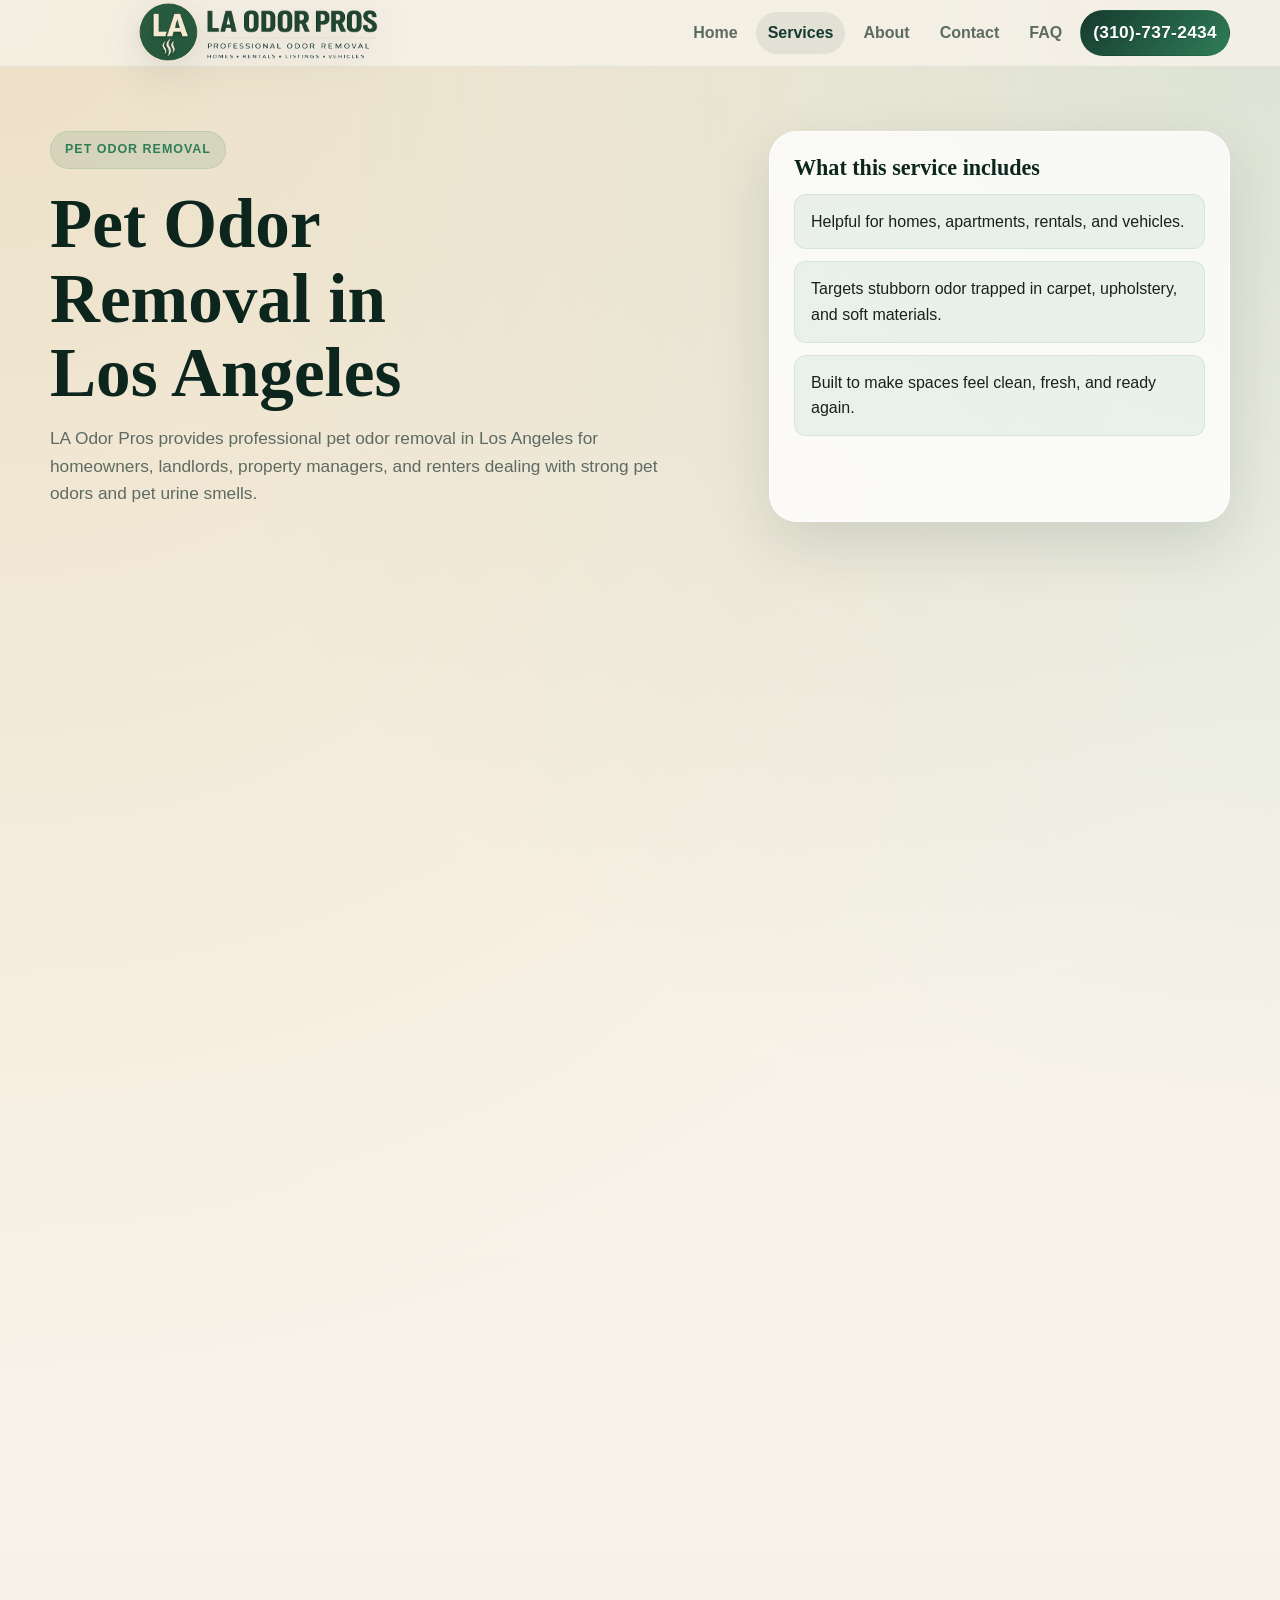
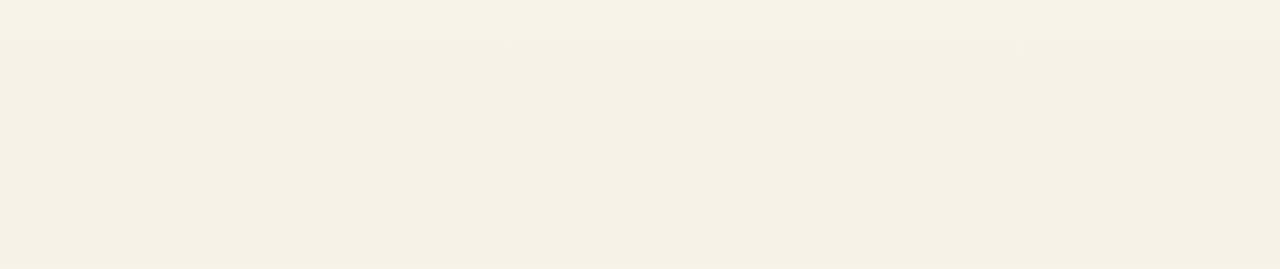
<file: pet-odor-removal-los-angeles.html>
<!DOCTYPE html>
<html lang="en">
<head>
  <meta charset="UTF-8">
  <meta name="viewport" content="width=device-width, initial-scale=1.0">
  <title>Pet Odor Removal Los Angeles | LA Odor Pros</title>
  <meta name="description" content="Professional pet odor removal in Los Angeles for homes, rentals, and vehicles.">
  <meta name="robots" content="index,follow,max-image-preview:large,max-snippet:-1,max-video-preview:-1">
  <link rel="canonical" href="https://www.laodorpros.com/pet-odor-removal-los-angeles">
  <meta property="og:title" content="Pet Odor Removal Los Angeles | LA Odor Pros">
  <meta property="og:description" content="Professional pet odor removal in Los Angeles for homes, rentals, and vehicles.">
  <meta property="og:url" content="https://www.laodorpros.com/pet-odor-removal-los-angeles">
  <meta property="og:type" content="website">
  <meta property="og:locale" content="en_US">
  <meta name="twitter:card" content="summary">
  <link rel="preload" as="image" href="logo.png">
  <link rel="icon" type="image/png" href="favicon.png">
  <link rel="stylesheet" href="styles.css">
  <script type="application/ld+json">
    {
      "@context": "https://schema.org",
      "@type": "Service",
      "@id": "https://www.laodorpros.com/pet-odor-removal-los-angeles#service",
      "name": "Pet Odor Removal Los Angeles",
      "serviceType": "Pet odor removal",
      "url": "https://www.laodorpros.com/pet-odor-removal-los-angeles",
      "mainEntityOfPage": "https://www.laodorpros.com/pet-odor-removal-los-angeles",
      "description": "Professional pet odor removal in Los Angeles for homes, rentals, and vehicles.",
      "areaServed": {
        "@type": "Place",
        "name": "Los Angeles and surrounding areas within 100 miles"
      },
      "provider": {
        "@type": "LocalBusiness",
        "name": "LA Odor Pros",
        "url": "https://www.laodorpros.com/",
        "image": "https://www.laodorpros.com/logo.png",
        "logo": "https://www.laodorpros.com/logo.png",
        "telephone": "+13107372434",
        "email": "info@laodorpros.com",
        "address": {
          "@type": "PostalAddress",
          "addressLocality": "Los Angeles",
          "addressRegion": "CA",
          "addressCountry": "US"
        }
      }
    }
  </script>
</head>
<body>
  <header class="site-header"><div class="container nav-shell"><a class="brand" href="index.html" aria-label="LA Odor Pros home"><img class="brand-logo" src="logo.png" alt="LA Odor Pros" width="1528" height="366" fetchpriority="high"></a><button class="menu-toggle" type="button" data-nav-toggle aria-expanded="false" aria-controls="site-nav">Menu</button><nav id="site-nav" class="nav-links" data-nav aria-label="Primary navigation"><a href="index.html">Home</a><a href="services.html" class="active">Services</a><a href="about.html">About</a><a href="contact.html">Contact</a><a href="faq.html">FAQ</a><a class="btn btn-primary" href="tel:+13107372434">(310)-737-2434</a></nav></div></header>
  <main>
    <section class="page-hero"><div class="container grid-2"><div><span class="eyebrow">Pet odor removal</span><h1>Pet Odor Removal in Los Angeles</h1><p class="lead">LA Odor Pros provides professional pet odor removal in Los Angeles for homeowners, landlords, property managers, and renters dealing with strong pet odors and pet urine smells.</p></div><div class="info-box"><h3>What this service includes</h3><div class="checklist"><div>Helpful for homes, apartments, rentals, and vehicles.</div><div>Targets stubborn odor trapped in carpet, upholstery, and soft materials.</div><div>Built to make spaces feel clean, fresh, and ready again.</div></div></div></div></section>
    <section><div class="container"><div class="section-head"><span class="eyebrow">How it works</span><h2>A simple odor removal process</h2></div><div class="steps-grid"><div class="step-card"><h3>1. Quick estimate</h3><p>Share the odor type, property type, size, and city.</p></div><div class="step-card"><h3>2. Odor treatment</h3><p>We focus on the source instead of masking the smell.</p></div><div class="step-card"><h3>3. Fresh, ready space</h3><p>The space feels cleaner and more neutral again.</p></div></div></div></section>
    <section><div class="container"><div class="section-head"><span class="eyebrow">Common questions</span><h2>Pet odor removal FAQ</h2></div><div class="faq-grid"><div class="faq-item"><details><summary>What causes pet odor to stay in a home?</summary><p>Pet odor often lingers because it settles into carpet, padding, fabric, and other porous materials.</p></details></div><div class="faq-item"><details><summary>Do you help with pet odor in rentals?</summary><p>Yes. This service is useful for rentals, move-outs, and turnover situations.</p></details></div></div></div></section>
    <section><div class="container"><div class="section-head"><span class="eyebrow">Related services</span><h2>Explore related odor removal services</h2></div><div class="grid-2"><div class="service-section"><h3>Real Estate Odor Removal</h3><p>Helpful before showings, listings, and move-ins.</p><a class="service-link" href="real-estate-odor-removal-los-angeles.html">View Real Estate Odor Removal</a></div><div class="service-section"><h3>Mold Odor Removal</h3><p>Reduce musty and damp odors in homes and rentals.</p><a class="service-link" href="mold-odor-removal-los-angeles.html">View Mold Odor Removal</a></div></div></div></section>
  </main>
  <footer class="footer-shell"><div class="container"><div class="footer-card"><div class="footer-grid"><div><div class="brand"><span class="brand-mark">LA</span><span>LA Odor Pros</span></div><p style="margin-top:14px;">Professional odor removal services in Los Angeles, California and surrounding areas within 100 miles.</p></div><div><h3>Pages</h3><div class="footer-links"><a href="index.html">Home</a><a href="services.html">Services</a><a href="about.html">About</a><a href="contact.html">Contact</a><a href="faq.html">FAQ</a></div></div><div><h3>Contact</h3><div class="footer-links"><a href="mailto:info@laodorpros.com">info@laodorpros.com</a><a href="tel:+13107372434">(310)-737-2434</a><span>Los Angeles, California</span><span>Serving Los Angeles + 100 miles</span></div></div></div></div></div></footer>
  <div class="mobile-call-cta" aria-label="Mobile call button"><a href="tel:+13107372434">Call Now: (310)-737-2434</a></div>
  <script defer src="https://cdn.vercel-insights.com/v1/script.js"></script>
  <script src="script.js"></script>
</body>
</html>
</file>
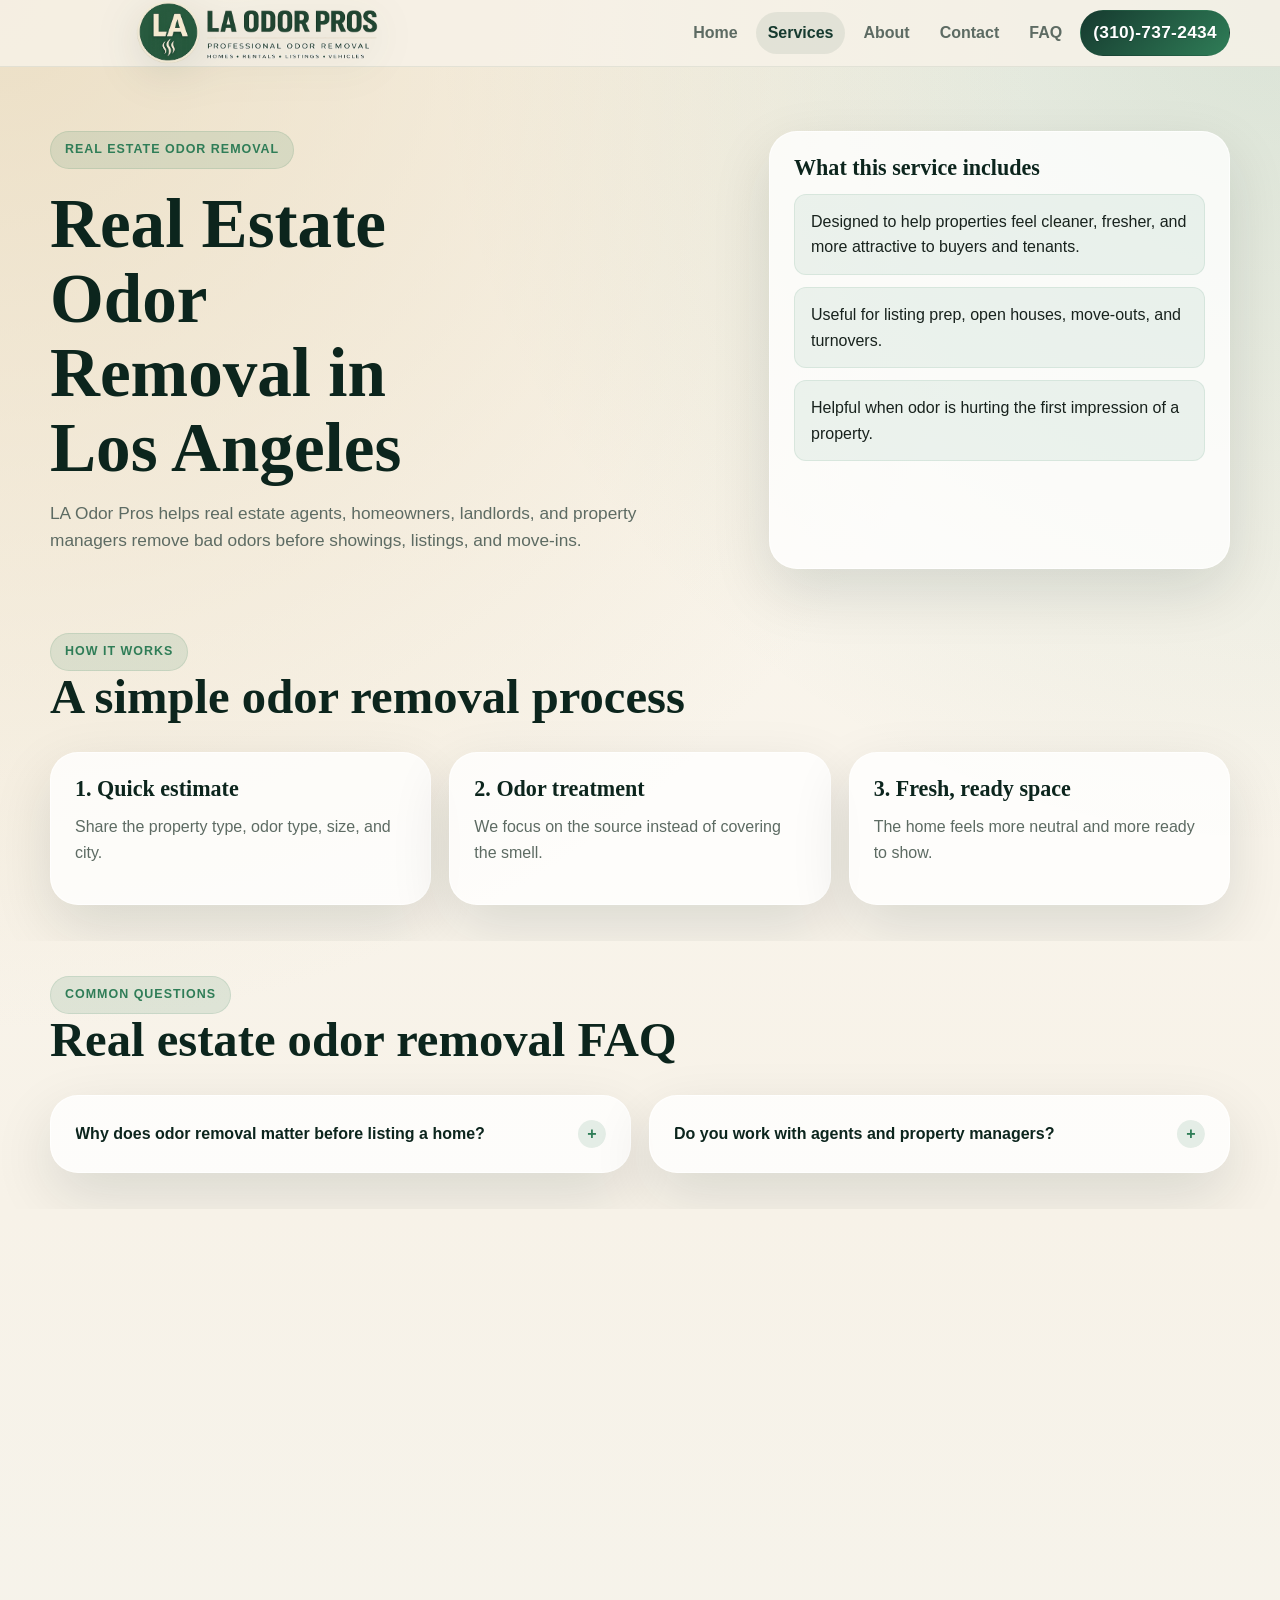
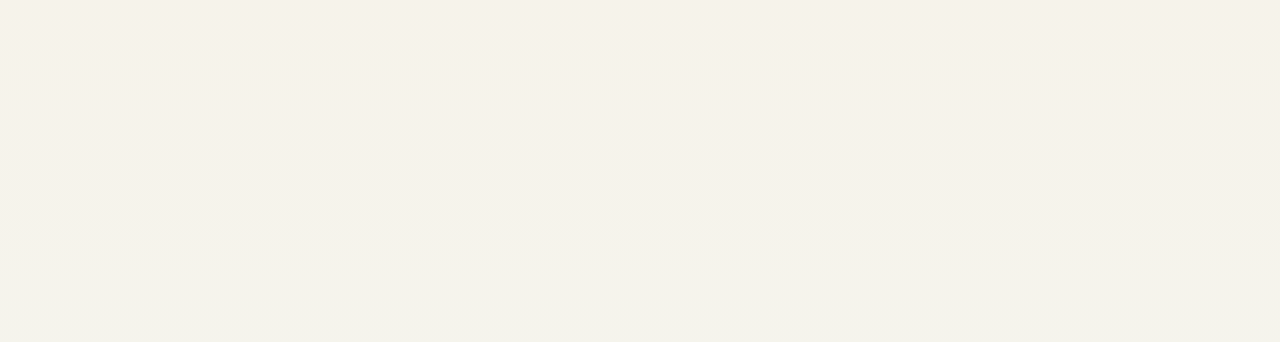
<file: real-estate-odor-removal-los-angeles.html>
<!DOCTYPE html>
<html lang="en">
<head>
  <meta charset="UTF-8">
  <meta name="viewport" content="width=device-width, initial-scale=1.0">
  <title>Real Estate Odor Removal Los Angeles | LA Odor Pros</title>
  <meta name="description" content="Real estate odor removal in Los Angeles for listings, showings, move-ins, and rental turnovers.">
  <meta name="robots" content="index,follow,max-image-preview:large,max-snippet:-1,max-video-preview:-1">
  <link rel="canonical" href="https://www.laodorpros.com/real-estate-odor-removal-los-angeles">
  <meta property="og:title" content="Real Estate Odor Removal Los Angeles | LA Odor Pros">
  <meta property="og:description" content="Real estate odor removal in Los Angeles for listings, showings, move-ins, and rental turnovers.">
  <meta property="og:url" content="https://www.laodorpros.com/real-estate-odor-removal-los-angeles">
  <meta property="og:type" content="website">
  <meta property="og:locale" content="en_US">
  <meta name="twitter:card" content="summary">
  <link rel="preload" as="image" href="logo.png">
  <link rel="icon" type="image/png" href="favicon.png">
  <link rel="stylesheet" href="styles.css">
  <script type="application/ld+json">
    {
      "@context": "https://schema.org",
      "@type": "Service",
      "@id": "https://www.laodorpros.com/real-estate-odor-removal-los-angeles#service",
      "name": "Real Estate Odor Removal Los Angeles",
      "serviceType": "Real estate odor removal",
      "url": "https://www.laodorpros.com/real-estate-odor-removal-los-angeles",
      "mainEntityOfPage": "https://www.laodorpros.com/real-estate-odor-removal-los-angeles",
      "description": "Real estate odor removal in Los Angeles for listings, showings, move-ins, and rental turnovers.",
      "areaServed": {
        "@type": "Place",
        "name": "Los Angeles and surrounding areas within 100 miles"
      },
      "provider": {
        "@type": "LocalBusiness",
        "name": "LA Odor Pros",
        "url": "https://www.laodorpros.com/",
        "image": "https://www.laodorpros.com/logo.png",
        "logo": "https://www.laodorpros.com/logo.png",
        "telephone": "+13107372434",
        "email": "info@laodorpros.com",
        "address": {
          "@type": "PostalAddress",
          "addressLocality": "Los Angeles",
          "addressRegion": "CA",
          "addressCountry": "US"
        }
      }
    }
  </script>
</head>
<body>
  <header class="site-header"><div class="container nav-shell"><a class="brand" href="index.html" aria-label="LA Odor Pros home"><img class="brand-logo" src="logo.png" alt="LA Odor Pros" width="1528" height="366" fetchpriority="high"></a><button class="menu-toggle" type="button" data-nav-toggle aria-expanded="false" aria-controls="site-nav">Menu</button><nav id="site-nav" class="nav-links" data-nav aria-label="Primary navigation"><a href="index.html">Home</a><a href="services.html" class="active">Services</a><a href="about.html">About</a><a href="contact.html">Contact</a><a href="faq.html">FAQ</a><a class="btn btn-primary" href="tel:+13107372434">(310)-737-2434</a></nav></div></header>
  <main>
    <section class="page-hero"><div class="container grid-2"><div><span class="eyebrow">Real estate odor removal</span><h1>Real Estate Odor Removal in Los Angeles</h1><p class="lead">LA Odor Pros helps real estate agents, homeowners, landlords, and property managers remove bad odors before showings, listings, and move-ins.</p></div><div class="info-box"><h3>What this service includes</h3><div class="checklist"><div>Designed to help properties feel cleaner, fresher, and more attractive to buyers and tenants.</div><div>Useful for listing prep, open houses, move-outs, and turnovers.</div><div>Helpful when odor is hurting the first impression of a property.</div></div></div></div></section>
    <section><div class="container"><div class="section-head"><span class="eyebrow">How it works</span><h2>A simple odor removal process</h2></div><div class="steps-grid"><div class="step-card"><h3>1. Quick estimate</h3><p>Share the property type, odor type, size, and city.</p></div><div class="step-card"><h3>2. Odor treatment</h3><p>We focus on the source instead of covering the smell.</p></div><div class="step-card"><h3>3. Fresh, ready space</h3><p>The home feels more neutral and more ready to show.</p></div></div></div></section>
    <section><div class="container"><div class="section-head"><span class="eyebrow">Common questions</span><h2>Real estate odor removal FAQ</h2></div><div class="faq-grid"><div class="faq-item"><details><summary>Why does odor removal matter before listing a home?</summary><p>Lingering odor can shape a buyer's first impression immediately and make a space feel less clean or less maintained.</p></details></div><div class="faq-item"><details><summary>Do you work with agents and property managers?</summary><p>Yes. This service is designed for agents, owners, landlords, and managers preparing a space for occupancy or sale.</p></details></div></div></div></section>
    <section><div class="container"><div class="section-head"><span class="eyebrow">Related services</span><h2>Explore related odor removal services</h2></div><div class="grid-2"><div class="service-section"><h3>Pet Odor Removal</h3><p>Useful when pet odors are affecting showings or rental turnovers.</p><a class="service-link" href="pet-odor-removal-los-angeles.html">View Pet Odor Removal</a></div><div class="service-section"><h3>Smoke Odor Removal</h3><p>Helpful for cigarette, cigar, and long-term smoke exposure.</p><a class="service-link" href="smoke-odor-removal-los-angeles.html">View Smoke Odor Removal</a></div></div></div></section>
  </main>
  <footer class="footer-shell"><div class="container"><div class="footer-card"><div class="footer-grid"><div><div class="brand"><span class="brand-mark">LA</span><span>LA Odor Pros</span></div><p style="margin-top:14px;">Professional odor removal services in Los Angeles, California and surrounding areas within 100 miles.</p></div><div><h3>Pages</h3><div class="footer-links"><a href="index.html">Home</a><a href="services.html">Services</a><a href="about.html">About</a><a href="contact.html">Contact</a><a href="faq.html">FAQ</a></div></div><div><h3>Contact</h3><div class="footer-links"><a href="mailto:info@laodorpros.com">info@laodorpros.com</a><a href="tel:+13107372434">(310)-737-2434</a><span>Los Angeles, California</span><span>Serving Los Angeles + 100 miles</span></div></div></div></div></div></footer>
  <div class="mobile-call-cta" aria-label="Mobile call button"><a href="tel:+13107372434">Call Now: (310)-737-2434</a></div>
  <script defer src="https://cdn.vercel-insights.com/v1/script.js"></script>
  <script src="script.js"></script>
</body>
</html>
</file>
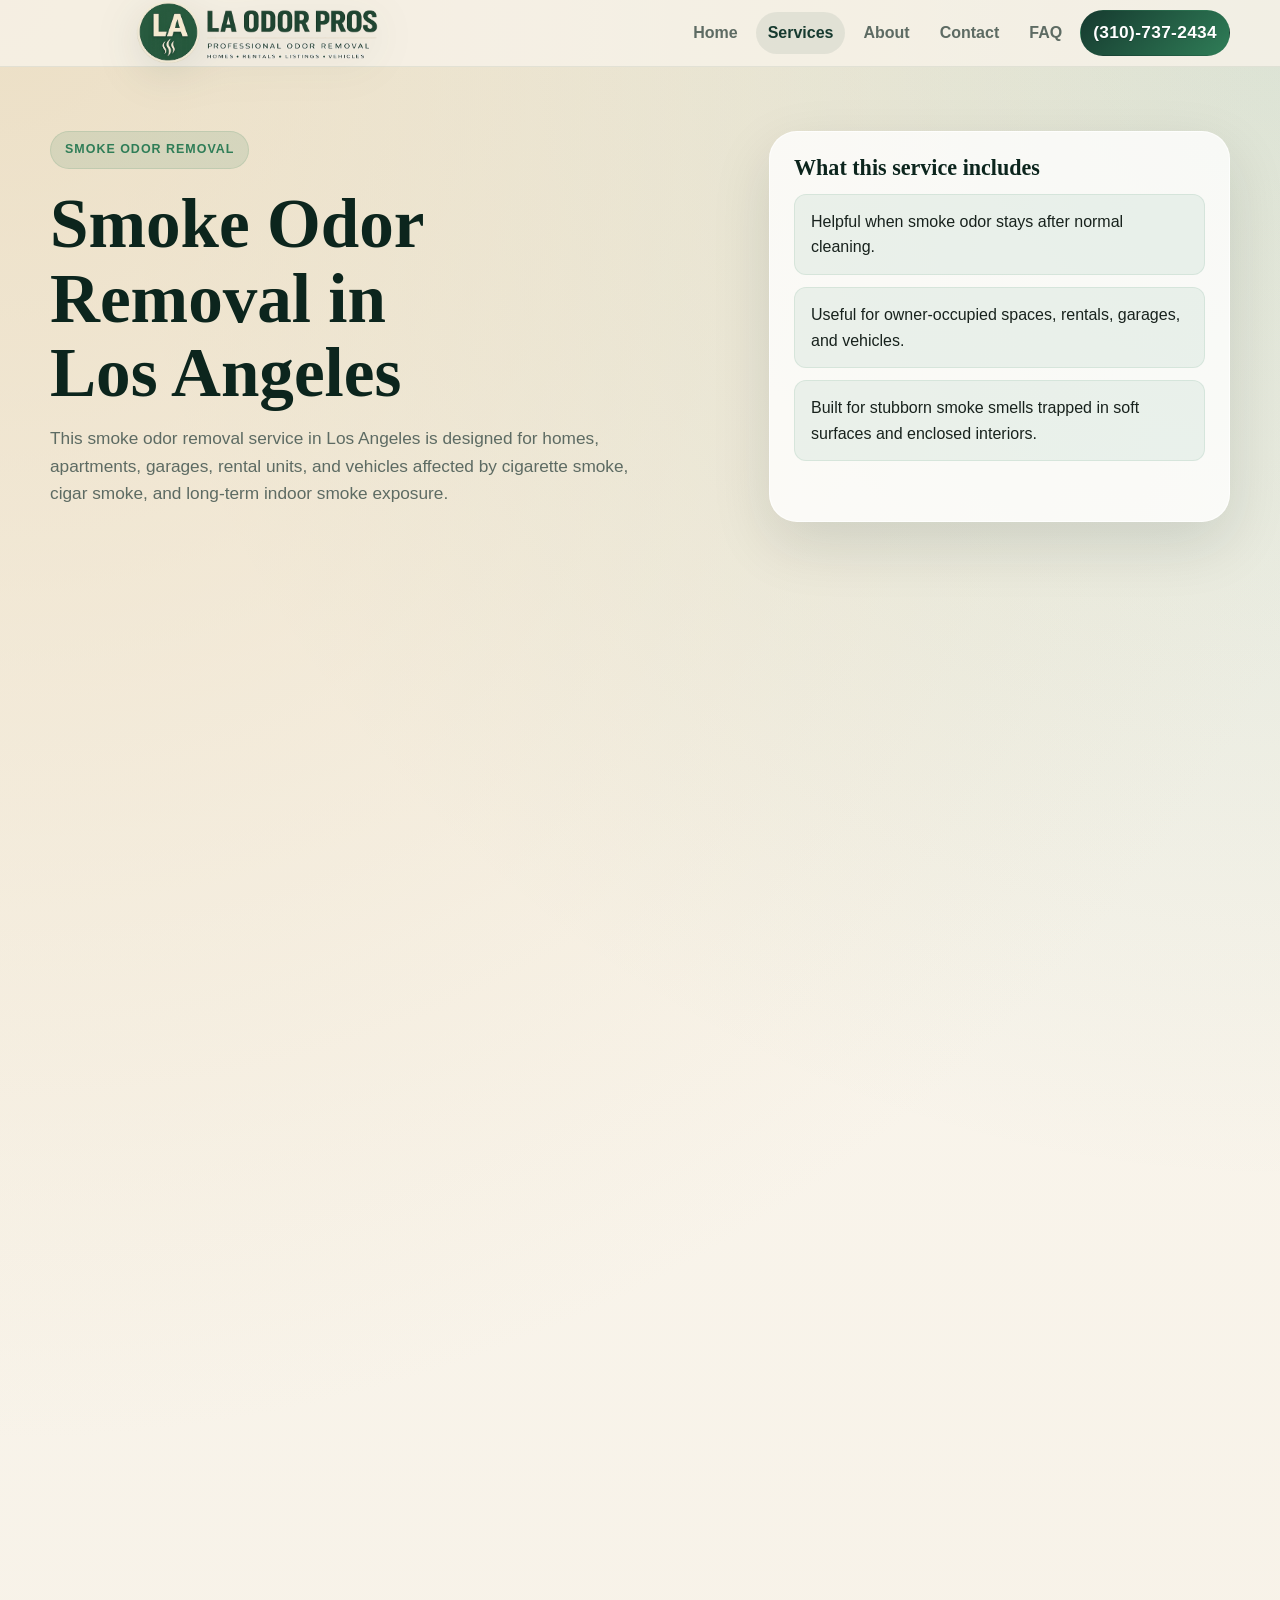
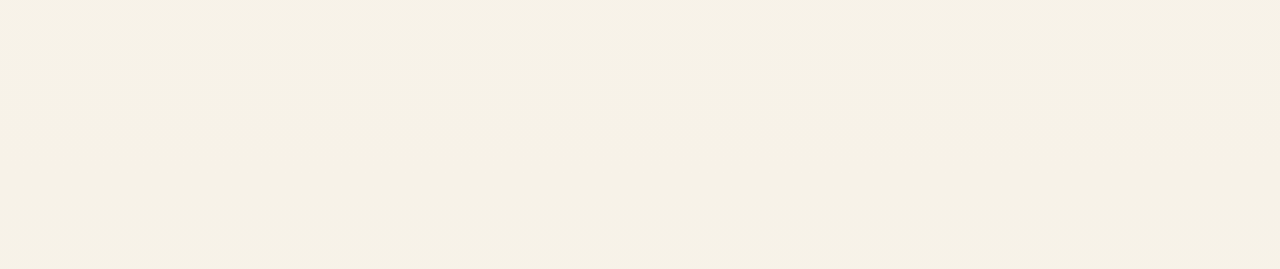
<file: smoke-odor-removal-los-angeles.html>
<!DOCTYPE html>
<html lang="en">
<head>
  <meta charset="UTF-8">
  <meta name="viewport" content="width=device-width, initial-scale=1.0">
  <title>Smoke Odor Removal Los Angeles | LA Odor Pros</title>
  <meta name="description" content="Smoke odor removal in Los Angeles for homes, apartments, garages, rentals, and vehicles.">
  <meta name="robots" content="index,follow,max-image-preview:large,max-snippet:-1,max-video-preview:-1">
  <link rel="canonical" href="https://www.laodorpros.com/smoke-odor-removal-los-angeles">
  <meta property="og:title" content="Smoke Odor Removal Los Angeles | LA Odor Pros">
  <meta property="og:description" content="Smoke odor removal in Los Angeles for homes, apartments, garages, rentals, and vehicles.">
  <meta property="og:url" content="https://www.laodorpros.com/smoke-odor-removal-los-angeles">
  <meta property="og:type" content="website">
  <meta property="og:locale" content="en_US">
  <meta name="twitter:card" content="summary">
  <link rel="preload" as="image" href="logo.png">
  <link rel="icon" type="image/png" href="favicon.png">
  <link rel="stylesheet" href="styles.css">
  <script type="application/ld+json">
    {
      "@context": "https://schema.org",
      "@type": "Service",
      "@id": "https://www.laodorpros.com/smoke-odor-removal-los-angeles#service",
      "name": "Smoke Odor Removal Los Angeles",
      "serviceType": "Smoke odor removal",
      "url": "https://www.laodorpros.com/smoke-odor-removal-los-angeles",
      "mainEntityOfPage": "https://www.laodorpros.com/smoke-odor-removal-los-angeles",
      "description": "Smoke odor removal in Los Angeles for homes, apartments, garages, rentals, and vehicles.",
      "areaServed": {
        "@type": "Place",
        "name": "Los Angeles and surrounding areas within 100 miles"
      },
      "provider": {
        "@type": "LocalBusiness",
        "name": "LA Odor Pros",
        "url": "https://www.laodorpros.com/",
        "image": "https://www.laodorpros.com/logo.png",
        "logo": "https://www.laodorpros.com/logo.png",
        "telephone": "+13107372434",
        "email": "info@laodorpros.com",
        "address": {
          "@type": "PostalAddress",
          "addressLocality": "Los Angeles",
          "addressRegion": "CA",
          "addressCountry": "US"
        }
      }
    }
  </script>
</head>
<body>
  <header class="site-header"><div class="container nav-shell"><a class="brand" href="index.html" aria-label="LA Odor Pros home"><img class="brand-logo" src="logo.png" alt="LA Odor Pros" width="1528" height="366" fetchpriority="high"></a><button class="menu-toggle" type="button" data-nav-toggle aria-expanded="false" aria-controls="site-nav">Menu</button><nav id="site-nav" class="nav-links" data-nav aria-label="Primary navigation"><a href="index.html">Home</a><a href="services.html" class="active">Services</a><a href="about.html">About</a><a href="contact.html">Contact</a><a href="faq.html">FAQ</a><a class="btn btn-primary" href="tel:+13107372434">(310)-737-2434</a></nav></div></header>
  <main>
    <section class="page-hero"><div class="container grid-2"><div><span class="eyebrow">Smoke odor removal</span><h1>Smoke Odor Removal in Los Angeles</h1><p class="lead">This smoke odor removal service in Los Angeles is designed for homes, apartments, garages, rental units, and vehicles affected by cigarette smoke, cigar smoke, and long-term indoor smoke exposure.</p></div><div class="info-box"><h3>What this service includes</h3><div class="checklist"><div>Helpful when smoke odor stays after normal cleaning.</div><div>Useful for owner-occupied spaces, rentals, garages, and vehicles.</div><div>Built for stubborn smoke smells trapped in soft surfaces and enclosed interiors.</div></div></div></div></section>
    <section><div class="container"><div class="section-head"><span class="eyebrow">How it works</span><h2>A simple odor removal process</h2></div><div class="steps-grid"><div class="step-card"><h3>1. Quick estimate</h3><p>Share the smoke source, property type, and city.</p></div><div class="step-card"><h3>2. Odor treatment</h3><p>The work targets odor molecules instead of adding more fragrance.</p></div><div class="step-card"><h3>3. Fresh, ready space</h3><p>The interior feels cleaner, lighter, and more neutral.</p></div></div></div></section>
    <section><div class="container"><div class="section-head"><span class="eyebrow">Common questions</span><h2>Smoke odor removal FAQ</h2></div><div class="faq-grid"><div class="faq-item"><details><summary>Can smoke odor stay after cleaning?</summary><p>Yes. Smoke odor often remains in porous materials and closed interiors even after surface cleaning.</p></details></div><div class="faq-item"><details><summary>Do you remove smoke odor from cars too?</summary><p>Yes. The service can help with smoke odor in cars, SUVs, trucks, and work vehicles.</p></details></div></div></div></section>
    <section><div class="container"><div class="section-head"><span class="eyebrow">Related services</span><h2>Explore related odor removal services</h2></div><div class="grid-2"><div class="service-section"><h3>Real Estate Odor Removal</h3><p>Useful when smoke odor is affecting listings or showings.</p><a class="service-link" href="real-estate-odor-removal-los-angeles.html">View Real Estate Odor Removal</a></div><div class="service-section"><h3>Vehicle Odor Removal</h3><p>Helpful for stubborn smells trapped inside a car or truck.</p><a class="service-link" href="vehicle-odor-removal-los-angeles.html">View Vehicle Odor Removal</a></div></div></div></section>
  </main>
  <footer class="footer-shell"><div class="container"><div class="footer-card"><div class="footer-grid"><div><div class="brand"><span class="brand-mark">LA</span><span>LA Odor Pros</span></div><p style="margin-top:14px;">Professional odor removal services in Los Angeles, California and surrounding areas within 100 miles.</p></div><div><h3>Pages</h3><div class="footer-links"><a href="index.html">Home</a><a href="services.html">Services</a><a href="about.html">About</a><a href="contact.html">Contact</a><a href="faq.html">FAQ</a></div></div><div><h3>Contact</h3><div class="footer-links"><a href="mailto:info@laodorpros.com">info@laodorpros.com</a><a href="tel:+13107372434">(310)-737-2434</a><span>Los Angeles, California</span><span>Serving Los Angeles + 100 miles</span></div></div></div></div></div></footer>
  <div class="mobile-call-cta" aria-label="Mobile call button"><a href="tel:+13107372434">Call Now: (310)-737-2434</a></div>
  <script defer src="https://cdn.vercel-insights.com/v1/script.js"></script>
  <script src="script.js"></script>
</body>
</html>
</file>
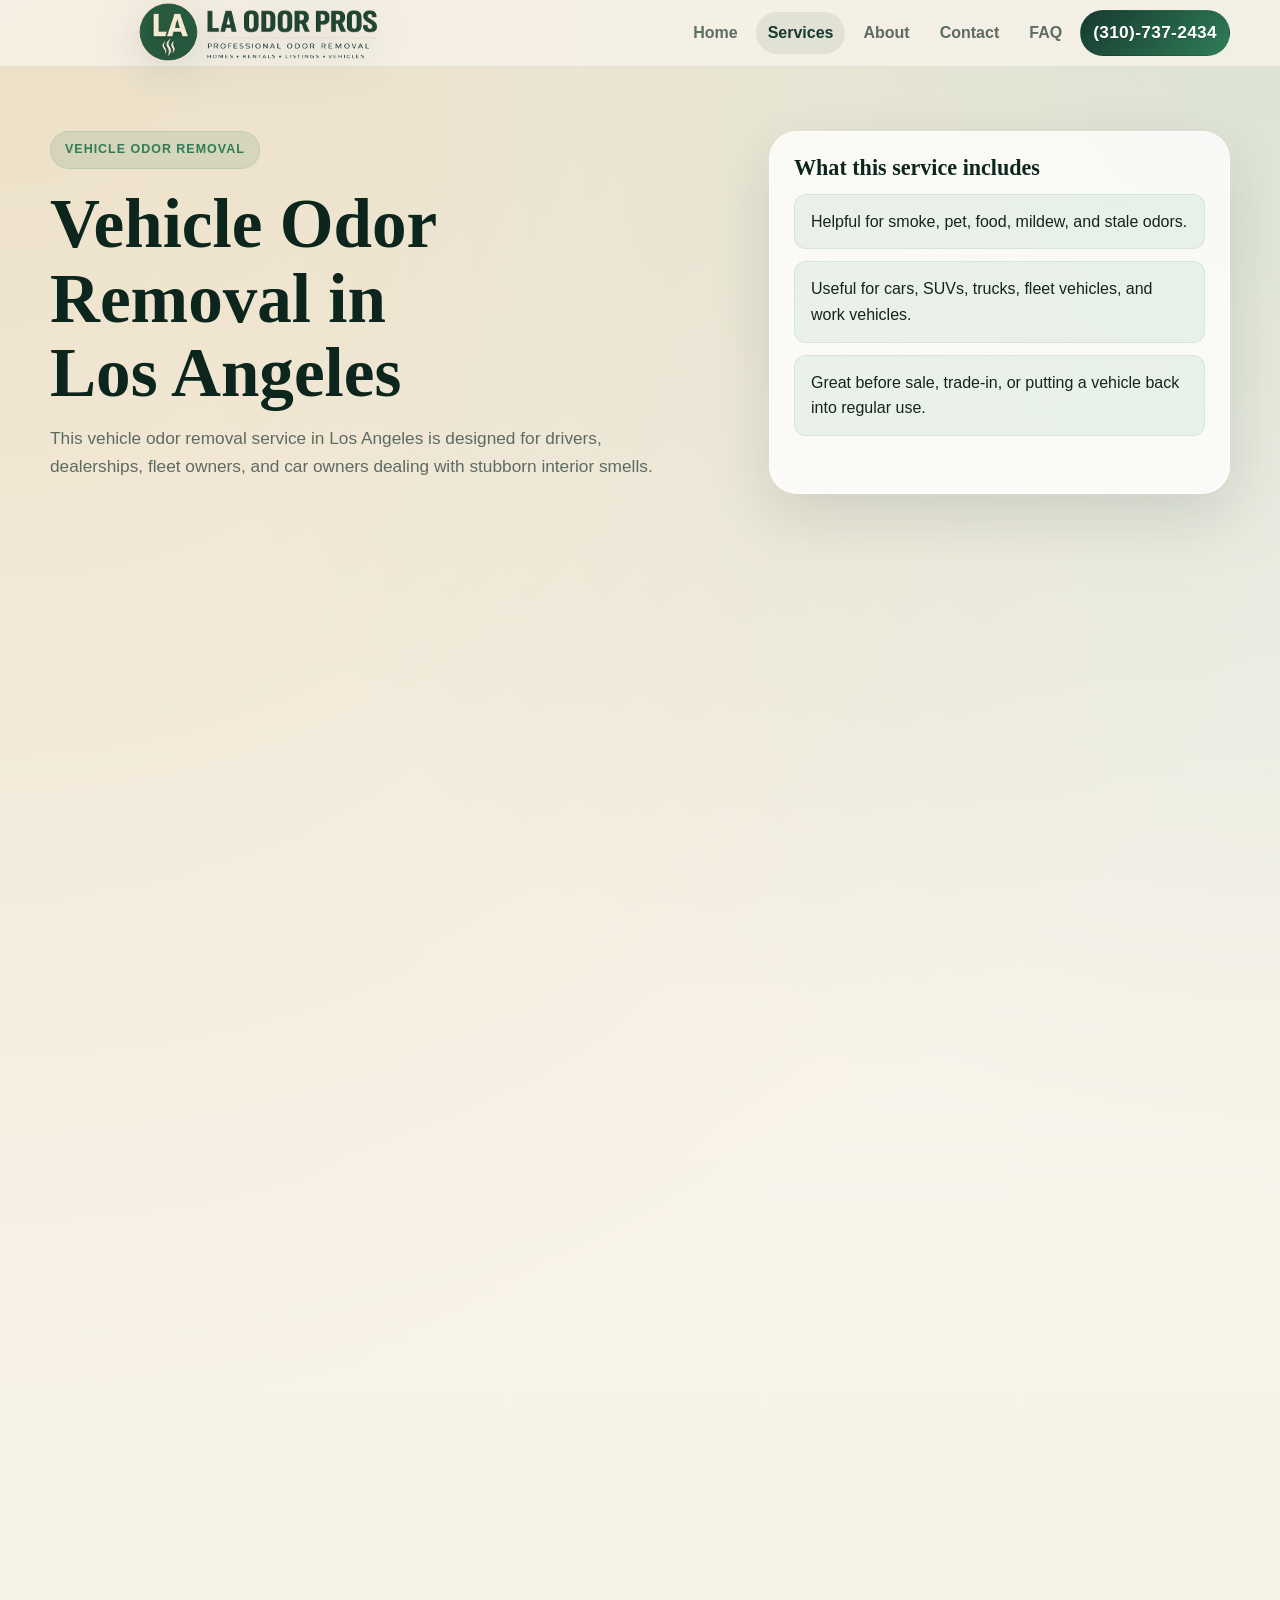
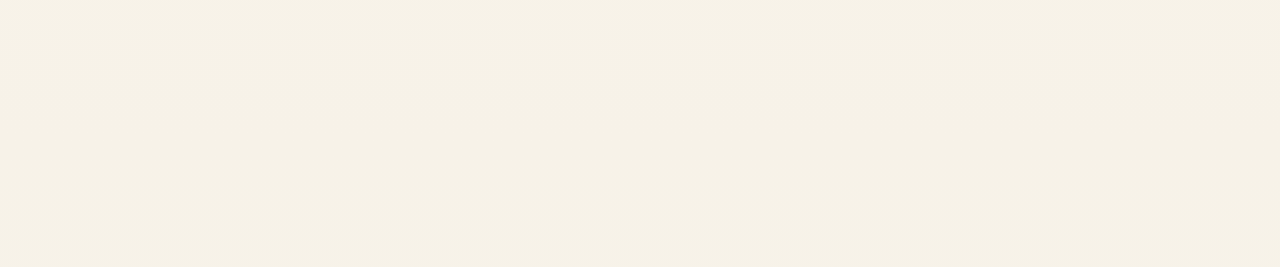
<file: vehicle-odor-removal-los-angeles.html>
<!DOCTYPE html>
<html lang="en">
<head>
  <meta charset="UTF-8">
  <meta name="viewport" content="width=device-width, initial-scale=1.0">
  <title>Vehicle Odor Removal Los Angeles | LA Odor Pros</title>
  <meta name="description" content="Vehicle odor removal in Los Angeles for cars, trucks, SUVs, fleets, and work vehicles.">
  <meta name="robots" content="index,follow,max-image-preview:large,max-snippet:-1,max-video-preview:-1">
  <link rel="canonical" href="https://www.laodorpros.com/vehicle-odor-removal-los-angeles">
  <meta property="og:title" content="Vehicle Odor Removal Los Angeles | LA Odor Pros">
  <meta property="og:description" content="Vehicle odor removal in Los Angeles for cars, trucks, SUVs, fleets, and work vehicles.">
  <meta property="og:url" content="https://www.laodorpros.com/vehicle-odor-removal-los-angeles">
  <meta property="og:type" content="website">
  <meta property="og:locale" content="en_US">
  <meta name="twitter:card" content="summary">
  <link rel="preload" as="image" href="logo.png">
  <link rel="icon" type="image/png" href="favicon.png">
  <link rel="stylesheet" href="styles.css">
  <script type="application/ld+json">
    {
      "@context": "https://schema.org",
      "@type": "Service",
      "@id": "https://www.laodorpros.com/vehicle-odor-removal-los-angeles#service",
      "name": "Vehicle Odor Removal Los Angeles",
      "serviceType": "Vehicle odor removal",
      "url": "https://www.laodorpros.com/vehicle-odor-removal-los-angeles",
      "mainEntityOfPage": "https://www.laodorpros.com/vehicle-odor-removal-los-angeles",
      "description": "Vehicle odor removal in Los Angeles for cars, trucks, SUVs, fleets, and work vehicles.",
      "areaServed": {
        "@type": "Place",
        "name": "Los Angeles and surrounding areas within 100 miles"
      },
      "provider": {
        "@type": "LocalBusiness",
        "name": "LA Odor Pros",
        "url": "https://www.laodorpros.com/",
        "image": "https://www.laodorpros.com/logo.png",
        "logo": "https://www.laodorpros.com/logo.png",
        "telephone": "+13107372434",
        "email": "info@laodorpros.com",
        "address": {
          "@type": "PostalAddress",
          "addressLocality": "Los Angeles",
          "addressRegion": "CA",
          "addressCountry": "US"
        }
      }
    }
  </script>
</head>
<body>
  <header class="site-header"><div class="container nav-shell"><a class="brand" href="index.html" aria-label="LA Odor Pros home"><img class="brand-logo" src="logo.png" alt="LA Odor Pros" width="1528" height="366" fetchpriority="high"></a><button class="menu-toggle" type="button" data-nav-toggle aria-expanded="false" aria-controls="site-nav">Menu</button><nav id="site-nav" class="nav-links" data-nav aria-label="Primary navigation"><a href="index.html">Home</a><a href="services.html" class="active">Services</a><a href="about.html">About</a><a href="contact.html">Contact</a><a href="faq.html">FAQ</a><a class="btn btn-primary" href="tel:+13107372434">(310)-737-2434</a></nav></div></header>
  <main>
    <section class="page-hero"><div class="container grid-2"><div><span class="eyebrow">Vehicle odor removal</span><h1>Vehicle Odor Removal in Los Angeles</h1><p class="lead">This vehicle odor removal service in Los Angeles is designed for drivers, dealerships, fleet owners, and car owners dealing with stubborn interior smells.</p></div><div class="info-box"><h3>What this service includes</h3><div class="checklist"><div>Helpful for smoke, pet, food, mildew, and stale odors.</div><div>Useful for cars, SUVs, trucks, fleet vehicles, and work vehicles.</div><div>Great before sale, trade-in, or putting a vehicle back into regular use.</div></div></div></div></section>
    <section><div class="container"><div class="section-head"><span class="eyebrow">How it works</span><h2>A simple odor removal process</h2></div><div class="steps-grid"><div class="step-card"><h3>1. Quick estimate</h3><p>Share the vehicle type, odor issue, and city.</p></div><div class="step-card"><h3>2. Odor treatment</h3><p>The service focuses on the source inside the cabin and materials.</p></div><div class="step-card"><h3>3. Fresh, ready vehicle</h3><p>The interior feels cleaner, more neutral, and easier to drive or show.</p></div></div></div></section>
    <section><div class="container"><div class="section-head"><span class="eyebrow">Common questions</span><h2>Vehicle odor removal FAQ</h2></div><div class="faq-grid"><div class="faq-item"><details><summary>What vehicle odors do you help with?</summary><p>Common issues include smoke, pet, food, mildew, stale air, and general lingering interior odors.</p></details></div><div class="faq-item"><details><summary>Do you work on fleet vehicles?</summary><p>Yes. This service can help on work vehicles and fleets that need cleaner-smelling interiors.</p></details></div></div></div></section>
    <section><div class="container"><div class="section-head"><span class="eyebrow">Related services</span><h2>Explore related odor removal services</h2></div><div class="grid-2"><div class="service-section"><h3>Pet Odor Removal</h3><p>Useful when pet smells have moved from home to vehicle interiors.</p><a class="service-link" href="pet-odor-removal-los-angeles.html">View Pet Odor Removal</a></div><div class="service-section"><h3>Smoke Odor Removal</h3><p>Helpful for cigarette and cigar odors trapped inside the cabin.</p><a class="service-link" href="smoke-odor-removal-los-angeles.html">View Smoke Odor Removal</a></div></div></div></section>
  </main>
  <footer class="footer-shell"><div class="container"><div class="footer-card"><div class="footer-grid"><div><div class="brand"><span class="brand-mark">LA</span><span>LA Odor Pros</span></div><p style="margin-top:14px;">Professional odor removal services in Los Angeles, California and surrounding areas within 100 miles.</p></div><div><h3>Pages</h3><div class="footer-links"><a href="index.html">Home</a><a href="services.html">Services</a><a href="about.html">About</a><a href="contact.html">Contact</a><a href="faq.html">FAQ</a></div></div><div><h3>Contact</h3><div class="footer-links"><a href="mailto:info@laodorpros.com">info@laodorpros.com</a><a href="tel:+13107372434">(310)-737-2434</a><span>Los Angeles, California</span><span>Serving Los Angeles + 100 miles</span></div></div></div></div></div></footer>
  <div class="mobile-call-cta" aria-label="Mobile call button"><a href="tel:+13107372434">Call Now: (310)-737-2434</a></div>
  <script defer src="https://cdn.vercel-insights.com/v1/script.js"></script>
  <script src="script.js"></script>
</body>
</html>
</file>
<file: styles.css>
:root {
  --forest: #163a2f;
  --forest-deep: #0c251d;
  --moss: #2f7d57;
  --sage: #dfe9df;
  --cream: #f7f2e8;
  --sand: #e8d9bb;
  --ink: #18221d;
  --muted: #5d6b63;
  --line: rgba(22, 58, 47, 0.12);
  --card: rgba(255, 255, 255, 0.78);
  --shadow: 0 22px 60px rgba(12, 37, 29, 0.12);
  --radius-lg: 28px;
  --radius-md: 18px;
  --radius-sm: 12px;
  --max: 1180px;
  --ease-out-soft: cubic-bezier(0.22, 1, 0.36, 1);
  --ease-spring: cubic-bezier(0.2, 0.8, 0.2, 1);
}

* {
  box-sizing: border-box;
}

html {
  scroll-behavior: smooth;
}

body {
  margin: 0;
  font-family: "Avenir Next", "Trebuchet MS", "Segoe UI", sans-serif;
  color: var(--ink);
  background:
    radial-gradient(circle at top left, rgba(232, 217, 187, 0.8), transparent 34%),
    radial-gradient(circle at top right, rgba(47, 125, 87, 0.16), transparent 28%),
    linear-gradient(180deg, #fbf7ef 0%, #f7f2e8 44%, #f3f6f1 100%);
  line-height: 1.6;
  overflow-x: hidden;
}

img {
  max-width: 100%;
  display: block;
}

a {
  color: inherit;
  text-decoration: none;
}

.container {
  width: min(calc(100% - 32px), var(--max));
  margin: 0 auto;
}

.site-header {
  position: sticky;
  top: 0;
  z-index: 20;
  background: rgba(247, 242, 232, 0.82);
  border-bottom: 1px solid rgba(22, 58, 47, 0.08);
  transition: background-color 0.35s ease, box-shadow 0.35s ease, border-color 0.35s ease;
}

.site-header.is-scrolled {
  background: rgba(247, 242, 232, 0.94);
  border-bottom-color: rgba(22, 58, 47, 0.12);
  box-shadow: 0 18px 32px rgba(12, 37, 29, 0.08);
}

.nav-shell {
  display: flex;
  align-items: center;
  justify-content: space-between;
  gap: 16px;
  min-height: 66px;
  position: relative;
}

.brand {
  display: inline-flex;
  align-items: center;
  gap: 12px;
  color: var(--forest);
  flex-shrink: 0;
  margin-left: -8px;
}

.brand-title {
  font-size: clamp(1.1rem, 1.6vw, 1.35rem);
  font-weight: 900;
  letter-spacing: 0.05em;
  text-transform: uppercase;
}

.brand-logo {
  width: clamp(300px, 34vw, 480px);
  max-height: 66px;
  height: auto;
  object-fit: contain;
  filter: drop-shadow(0 10px 22px rgba(22, 58, 47, 0.12));
  transform: none;
  transform-origin: left center;
  transition: transform 0.45s var(--ease-spring), filter 0.45s ease;
}

.brand:hover .brand-logo,
.brand:focus-visible .brand-logo {
  transform: translateY(-1px) scale(1.02);
  filter: drop-shadow(0 16px 28px rgba(22, 58, 47, 0.18));
}

.menu-toggle {
  display: none;
  border: 0;
  background: rgba(22, 58, 47, 0.08);
  color: var(--forest);
  padding: 10px 14px;
  border-radius: 999px;
  font-weight: 700;
  cursor: pointer;
}

.nav-links {
  display: flex;
  align-items: center;
  gap: 6px;
  flex-wrap: wrap;
  transition: transform 0.3s var(--ease-out-soft), opacity 0.3s ease;
}

.nav-links a {
  padding: 8px 12px;
  border-radius: 999px;
  color: var(--muted);
  font-weight: 600;
  transition: background-color 0.25s ease, color 0.25s ease, transform 0.25s ease;
}

.nav-links a:hover,
.nav-links a:focus-visible,
.nav-links a.active {
  background: rgba(22, 58, 47, 0.08);
  color: var(--forest);
  outline: none;
}

.nav-links a:hover,
.nav-links a:focus-visible {
  transform: translateY(-1px);
}

.btn {
  display: inline-flex;
  align-items: center;
  justify-content: center;
  gap: 10px;
  border: 1px solid transparent;
  border-radius: 999px;
  padding: 14px 22px;
  font-weight: 800;
  letter-spacing: 0.01em;
  transition: transform 0.3s var(--ease-spring), box-shadow 0.3s ease, background-color 0.3s ease, border-color 0.3s ease;
  cursor: pointer;
  position: relative;
  overflow: hidden;
}

.btn:hover,
.btn:focus-visible {
  transform: translateY(-2px) scale(1.01);
  box-shadow: 0 12px 24px rgba(22, 58, 47, 0.12);
  outline: none;
}

.btn::after {
  content: "";
  position: absolute;
  inset: 0;
  background: linear-gradient(110deg, transparent 0%, rgba(255, 255, 255, 0.32) 45%, transparent 100%);
  transform: translateX(-130%);
  transition: transform 0.8s var(--ease-out-soft);
}

.btn:hover::after,
.btn:focus-visible::after {
  transform: translateX(130%);
}

.btn-primary {
  background: linear-gradient(135deg, var(--forest), var(--moss));
  color: #fff;
}

.nav-links .btn-primary {
  color: #fff;
  font-size: 1.08rem;
  font-weight: 900;
  letter-spacing: 0.02em;
  text-shadow: 0 1px 0 rgba(12, 37, 29, 0.28);
}

.btn-secondary,
.btn-outline {
  border-color: rgba(22, 58, 47, 0.16);
  color: var(--forest);
  background: rgba(255, 255, 255, 0.64);
}

.btn-light {
  color: var(--forest-deep);
  background: #fff;
}

.hero {
  padding: 72px 0 40px;
  position: relative;
}

.page-hero {
  padding: 64px 0 28px;
}

.hero-grid,
.about-grid,
.contact-grid,
.focus-grid,
.grid-2 {
  display: grid;
  gap: 28px;
  grid-template-columns: 1.2fr 0.8fr;
  align-items: stretch;
}

.grid-3,
.trust-grid,
.steps-grid,
.testimonial-grid,
.footer-grid {
  display: grid;
  gap: 18px;
  grid-template-columns: repeat(3, minmax(0, 1fr));
}

.service-detail-grid,
.faq-grid {
  display: grid;
  gap: 18px;
  grid-template-columns: repeat(2, minmax(0, 1fr));
}

.eyebrow {
  display: inline-flex;
  padding: 8px 14px;
  border-radius: 999px;
  background: rgba(47, 125, 87, 0.12);
  border: 1px solid rgba(47, 125, 87, 0.12);
  color: var(--moss);
  font-size: 0.78rem;
  font-weight: 800;
  letter-spacing: 0.08em;
  text-transform: uppercase;
}

h1,
h2,
h3 {
  margin: 0 0 14px;
  font-family: "Iowan Old Style", "Palatino Linotype", "Book Antiqua", serif;
  line-height: 1.08;
  color: var(--forest-deep);
}

h1 {
  font-size: clamp(2.8rem, 5.4vw, 5.2rem);
  max-width: 12ch;
  margin-top: 18px;
}

h2 {
  font-size: clamp(2rem, 3.8vw, 3.4rem);
}

h3 {
  font-size: 1.38rem;
}

p {
  margin: 0 0 14px;
}

.lead {
  font-size: 1.08rem;
  color: var(--muted);
  max-width: 64ch;
}

.muted,
.small {
  color: var(--muted);
}

.small {
  font-size: 0.95rem;
}

.center {
  text-align: center;
}

.cta-row {
  display: flex;
  gap: 14px;
  flex-wrap: wrap;
}

.metric-row {
  margin-top: 28px;
  display: grid;
  gap: 14px;
  grid-template-columns: repeat(3, minmax(0, 1fr));
}

.metric,
.service-stat,
.trust-card,
.testimonial,
.focus-note,
.dark-card {
  padding: 22px;
  border-radius: var(--radius-md);
  border: 1px solid var(--line);
  background: rgba(255, 255, 255, 0.64);
  transition: transform 0.35s var(--ease-spring), box-shadow 0.35s ease, border-color 0.35s ease;
}

.metric strong,
.service-stat strong,
.trust-card strong,
.testimonial strong {
  display: block;
  font-size: 1.2rem;
  color: var(--forest);
  margin-bottom: 6px;
}

.hero-panel,
.glass-card,
.contact-card,
.service-card,
.faq-item,
.step-card,
.service-section,
.info-box,
.contact-box,
.card {
  background: var(--card);
  border: 1px solid rgba(255, 255, 255, 0.72);
  border-radius: var(--radius-lg);
  box-shadow: var(--shadow);
}

.hero-panel,
.focus-band,
.cta-band,
.dark {
  background:
    linear-gradient(160deg, rgba(22, 58, 47, 0.94), rgba(35, 97, 69, 0.88)),
    linear-gradient(180deg, rgba(255, 255, 255, 0.08), rgba(255, 255, 255, 0));
  color: rgba(255, 255, 255, 0.92);
}

.hero-panel,
.focus-band,
.cta-band {
  padding: 30px;
  overflow: hidden;
  position: relative;
  isolation: isolate;
}

.hero-panel::after,
.focus-band::after,
.cta-band::after {
  content: "";
  position: absolute;
  inset: auto -60px -60px auto;
  width: 180px;
  height: 180px;
  border-radius: 50%;
  background: rgba(232, 217, 187, 0.16);
  filter: blur(8px);
}

.hero-panel::before,
.focus-band::before,
.cta-band::before {
  content: "";
  position: absolute;
  inset: -20% auto auto -8%;
  width: 180px;
  height: 180px;
  border-radius: 50%;
  background: radial-gradient(circle, rgba(255, 255, 255, 0.15), transparent 68%);
  filter: blur(4px);
  z-index: -1;
}

.hero-panel h2,
.focus-band h2,
.cta-band h2,
.dark h2 {
  color: #fff;
}

.panel-stack,
.service-points,
.checklist,
.footer-links,
.pills {
  display: grid;
  gap: 12px;
}

.panel-pill,
.service-chip,
.pill {
  padding: 12px 14px;
  border-radius: var(--radius-sm);
  border: 1px solid rgba(255, 255, 255, 0.14);
  background: rgba(255, 255, 255, 0.08);
}

section {
  padding: 36px 0;
}

main > section:not(:first-of-type) {
  content-visibility: auto;
  contain-intrinsic-size: 1px 760px;
}

.section-head {
  margin-bottom: 28px;
}

.section-head.center {
  text-align: center;
  max-width: 760px;
  margin-inline: auto;
  margin-bottom: 28px;
}

.service-card,
.card {
  overflow: hidden;
  transition: transform 0.4s var(--ease-spring), box-shadow 0.4s ease, border-color 0.4s ease;
}

.service-image,
.card img,
.contact-image {
  width: 100%;
  height: auto;
  aspect-ratio: 4 / 3;
  object-fit: cover;
  transition: transform 0.6s var(--ease-out-soft), filter 0.6s ease;
}

.service-body,
.card-body,
.step-card,
.faq-item,
.contact-card,
.contact-box,
.info-box,
.service-section {
  padding: 24px;
}

.service-link {
  margin-top: 12px;
  display: inline-flex;
  align-items: center;
  gap: 8px;
  color: var(--forest);
  font-weight: 800;
  transition: gap 0.25s ease, color 0.25s ease;
}

.service-link::after {
  content: "->";
  transition: transform 0.25s ease;
}

.focus-band {
  border-radius: var(--radius-lg);
  box-shadow: var(--shadow);
}

.service-section p,
.faq-item p,
.step-card p,
.testimonial p,
.contact-card p,
.focus-note p,
footer p,
.info-box p,
.contact-box p,
.dark-card {
  color: var(--muted);
}

.service-points div,
.checklist div,
.check {
  padding: 14px 16px;
  background: rgba(47, 125, 87, 0.08);
  border-radius: var(--radius-sm);
  border: 1px solid rgba(47, 125, 87, 0.1);
}

.metric:hover,
.service-stat:hover,
.trust-card:hover,
.testimonial:hover,
.focus-note:hover,
.dark-card:hover,
.service-card:hover,
.card:hover,
.faq-item:hover,
.step-card:hover,
.service-section:hover,
.info-box:hover,
.contact-box:hover,
.contact-card:hover {
  transform: translateY(-6px);
  box-shadow: 0 26px 48px rgba(12, 37, 29, 0.14);
  border-color: rgba(47, 125, 87, 0.22);
}

.service-card:hover .service-image,
.card:hover img,
.contact-box:hover .contact-image {
  transform: scale(1.04);
  filter: saturate(1.05);
}

.service-card:hover .service-link,
.service-section:hover .service-link {
  gap: 12px;
}

.service-card:hover .service-link::after,
.service-section:hover .service-link::after {
  transform: translateX(3px);
}

.area-list,
.pills {
  display: flex;
  flex-wrap: wrap;
  gap: 10px;
}

.pill {
  border-color: rgba(22, 58, 47, 0.1);
  background: rgba(255, 255, 255, 0.72);
  color: var(--forest);
  transition: transform 0.25s ease, background-color 0.25s ease, border-color 0.25s ease;
}

.pill:hover {
  transform: translateY(-2px);
  background: rgba(47, 125, 87, 0.12);
  border-color: rgba(47, 125, 87, 0.2);
}

details {
  border-radius: var(--radius-md);
  overflow: hidden;
}

details summary {
  list-style: none;
  cursor: pointer;
  font-weight: 800;
  color: var(--forest-deep);
  display: flex;
  justify-content: space-between;
  gap: 20px;
  align-items: center;
}

details summary::-webkit-details-marker {
  display: none;
}

details summary::after {
  content: "+";
  width: 28px;
  height: 28px;
  display: grid;
  place-items: center;
  border-radius: 50%;
  background: rgba(47, 125, 87, 0.12);
  color: var(--moss);
  flex-shrink: 0;
}

details[open] summary::after {
  content: "-";
}

.faq-item p {
  margin-top: 14px;
}

form {
  display: grid;
  gap: 16px;
}

.field-grid,
.form-grid {
  display: grid;
  gap: 16px;
  grid-template-columns: repeat(2, minmax(0, 1fr));
}

label {
  display: block;
  font-weight: 700;
  color: var(--forest);
  margin-bottom: 8px;
}

input,
textarea {
  width: 100%;
  border: 1px solid rgba(22, 58, 47, 0.14);
  border-radius: 14px;
  padding: 14px 16px;
  font: inherit;
  color: var(--ink);
  background: rgba(255, 255, 255, 0.9);
  transition: border-color 0.25s ease, box-shadow 0.25s ease, transform 0.25s ease;
}

input:focus,
textarea:focus {
  outline: 2px solid rgba(47, 125, 87, 0.18);
  border-color: rgba(47, 125, 87, 0.36);
  transform: translateY(-1px);
}

.form-note,
.status {
  font-size: 0.96rem;
  color: var(--muted);
}

.status-success {
  color: #1b6b41;
}

.status-error {
  color: #a33131;
}

.footer-shell {
  padding: 28px 0 54px;
}

.mobile-call-cta {
  display: none;
}

.mobile-call-cta a {
  display: inline-flex;
  align-items: center;
  justify-content: center;
  gap: 10px;
  min-width: 220px;
  padding: 15px 22px;
  border-radius: 999px;
  background: linear-gradient(135deg, var(--forest), var(--moss));
  color: #fff;
  font-size: 1rem;
  font-weight: 900;
  letter-spacing: 0.02em;
  box-shadow: 0 18px 35px rgba(12, 37, 29, 0.28);
  border: 1px solid rgba(255, 255, 255, 0.14);
}

.footer-card {
  padding: 28px;
  border-radius: var(--radius-lg);
  background: linear-gradient(145deg, rgba(12, 37, 29, 0.96), rgba(24, 76, 54, 0.92));
  color: rgba(255, 255, 255, 0.86);
  box-shadow: var(--shadow);
}

.hero > .container,
.page-hero > .container,
main > section:nth-of-type(1) .section-head,
main > section:nth-of-type(1) .grid-2,
main > section:nth-of-type(1) .about-grid,
main > section:nth-of-type(1) .contact-grid {
  animation: pageLift 0.9s var(--ease-out-soft) both;
}

.hero .eyebrow,
.page-hero .eyebrow {
  animation: riseFade 0.75s 0.08s var(--ease-out-soft) both;
}

.hero h1,
.page-hero h1 {
  animation: riseFade 0.85s 0.16s var(--ease-out-soft) both;
}

.hero .lead,
.page-hero .lead {
  animation: riseFade 0.85s 0.24s var(--ease-out-soft) both;
}

.hero .cta-row,
.page-hero .cta-row,
.hero .metric-row {
  animation: riseFade 0.9s 0.32s var(--ease-out-soft) both;
}

.hero-panel,
.info-box,
.glass-card {
  animation: panelFloatIn 0.95s 0.2s var(--ease-spring) both;
}

.reveal-on-scroll {
  opacity: 0;
  transform: translateY(34px) scale(0.985);
  transition:
    opacity 0.7s var(--ease-out-soft),
    transform 0.7s var(--ease-out-soft);
  transition-delay: calc(var(--stagger-index, 0) * 70ms);
}

.reveal-on-scroll.is-visible {
  opacity: 1;
  transform: translateY(0) scale(1);
}

@keyframes riseFade {
  from {
    opacity: 0;
    transform: translateY(28px);
  }

  to {
    opacity: 1;
    transform: translateY(0);
  }
}

@keyframes pageLift {
  from {
    opacity: 0;
    transform: translateY(18px);
  }

  to {
    opacity: 1;
    transform: translateY(0);
  }
}

@keyframes panelFloatIn {
  from {
    opacity: 0;
    transform: translateY(34px) scale(0.96);
  }

  to {
    opacity: 1;
    transform: translateY(0) scale(1);
  }
}

.footer-card h3,
.footer-card .brand {
  color: #fff;
}

.footer-links a,
.footer-links span {
  color: rgba(255, 255, 255, 0.86);
}

.footer-links a:hover,
.footer-links a:focus-visible {
  color: #fff;
  outline: none;
}

.sr-only {
  position: absolute;
  width: 1px;
  height: 1px;
  padding: 0;
  margin: -1px;
  overflow: hidden;
  clip: rect(0, 0, 0, 0);
  white-space: nowrap;
  border: 0;
}

@media (max-width: 980px) {
  .brand-title {
    font-size: 1.02rem;
  }

  .brand-logo {
    width: clamp(248px, 44vw, 360px);
    max-height: 58px;
  }

  .hero-grid,
  .about-grid,
  .contact-grid,
  .focus-grid,
  .grid-2,
  .grid-3,
  .service-detail-grid,
  .faq-grid,
  .trust-grid,
  .steps-grid,
  .testimonial-grid,
  .footer-grid {
    grid-template-columns: 1fr;
  }

  .metric-row,
  .field-grid,
  .form-grid {
    grid-template-columns: 1fr;
  }

  .menu-toggle {
    display: inline-flex;
  }

  .nav-links {
    position: absolute;
    left: 16px;
    right: 16px;
    top: calc(100% + 10px);
    padding: 14px;
    border-radius: 24px;
    background: rgba(247, 242, 232, 0.98);
    border: 1px solid rgba(22, 58, 47, 0.08);
    box-shadow: var(--shadow);
    flex-direction: column;
    align-items: stretch;
    display: none;
    opacity: 0;
    transform: translateY(-10px) scale(0.98);
  }

  .nav-links.open {
    display: flex;
    opacity: 1;
    transform: translateY(0) scale(1);
  }

  .nav-links a,
  .nav-links .btn {
    width: 100%;
    justify-content: center;
  }
}

@media (prefers-reduced-motion: reduce) {
  html {
    scroll-behavior: auto;
  }

  *,
  *::before,
  *::after {
    animation: none !important;
    transition-duration: 0.01ms !important;
    transition-delay: 0ms !important;
  }

  .reveal-on-scroll {
    opacity: 1;
    transform: none;
  }
}

@media (max-width: 640px) {
  .nav-shell {
    min-height: 62px;
  }

  .brand-title {
    font-size: 0.96rem;
    letter-spacing: 0.04em;
  }

  .brand-logo {
    width: min(78vw, 270px);
    max-height: 52px;
  }

  body {
    padding-bottom: 92px;
  }

  .mobile-call-cta {
    display: flex;
    position: fixed;
    left: 16px;
    right: 16px;
    bottom: max(16px, env(safe-area-inset-bottom));
    z-index: 30;
    justify-content: center;
    pointer-events: none;
  }

  .mobile-call-cta a {
    width: min(100%, 360px);
    pointer-events: auto;
  }

  .hero,
  .page-hero {
    padding-top: 42px;
  }

  section {
    padding: 28px 0;
  }

  .hero-panel,
  .service-section,
  .focus-band,
  .cta-band,
  .footer-card,
  .contact-card,
  .service-body,
  .step-card,
  .faq-item,
  .card-body,
  .contact-box,
  .info-box {
    padding: 22px;
  }
}
</file>
